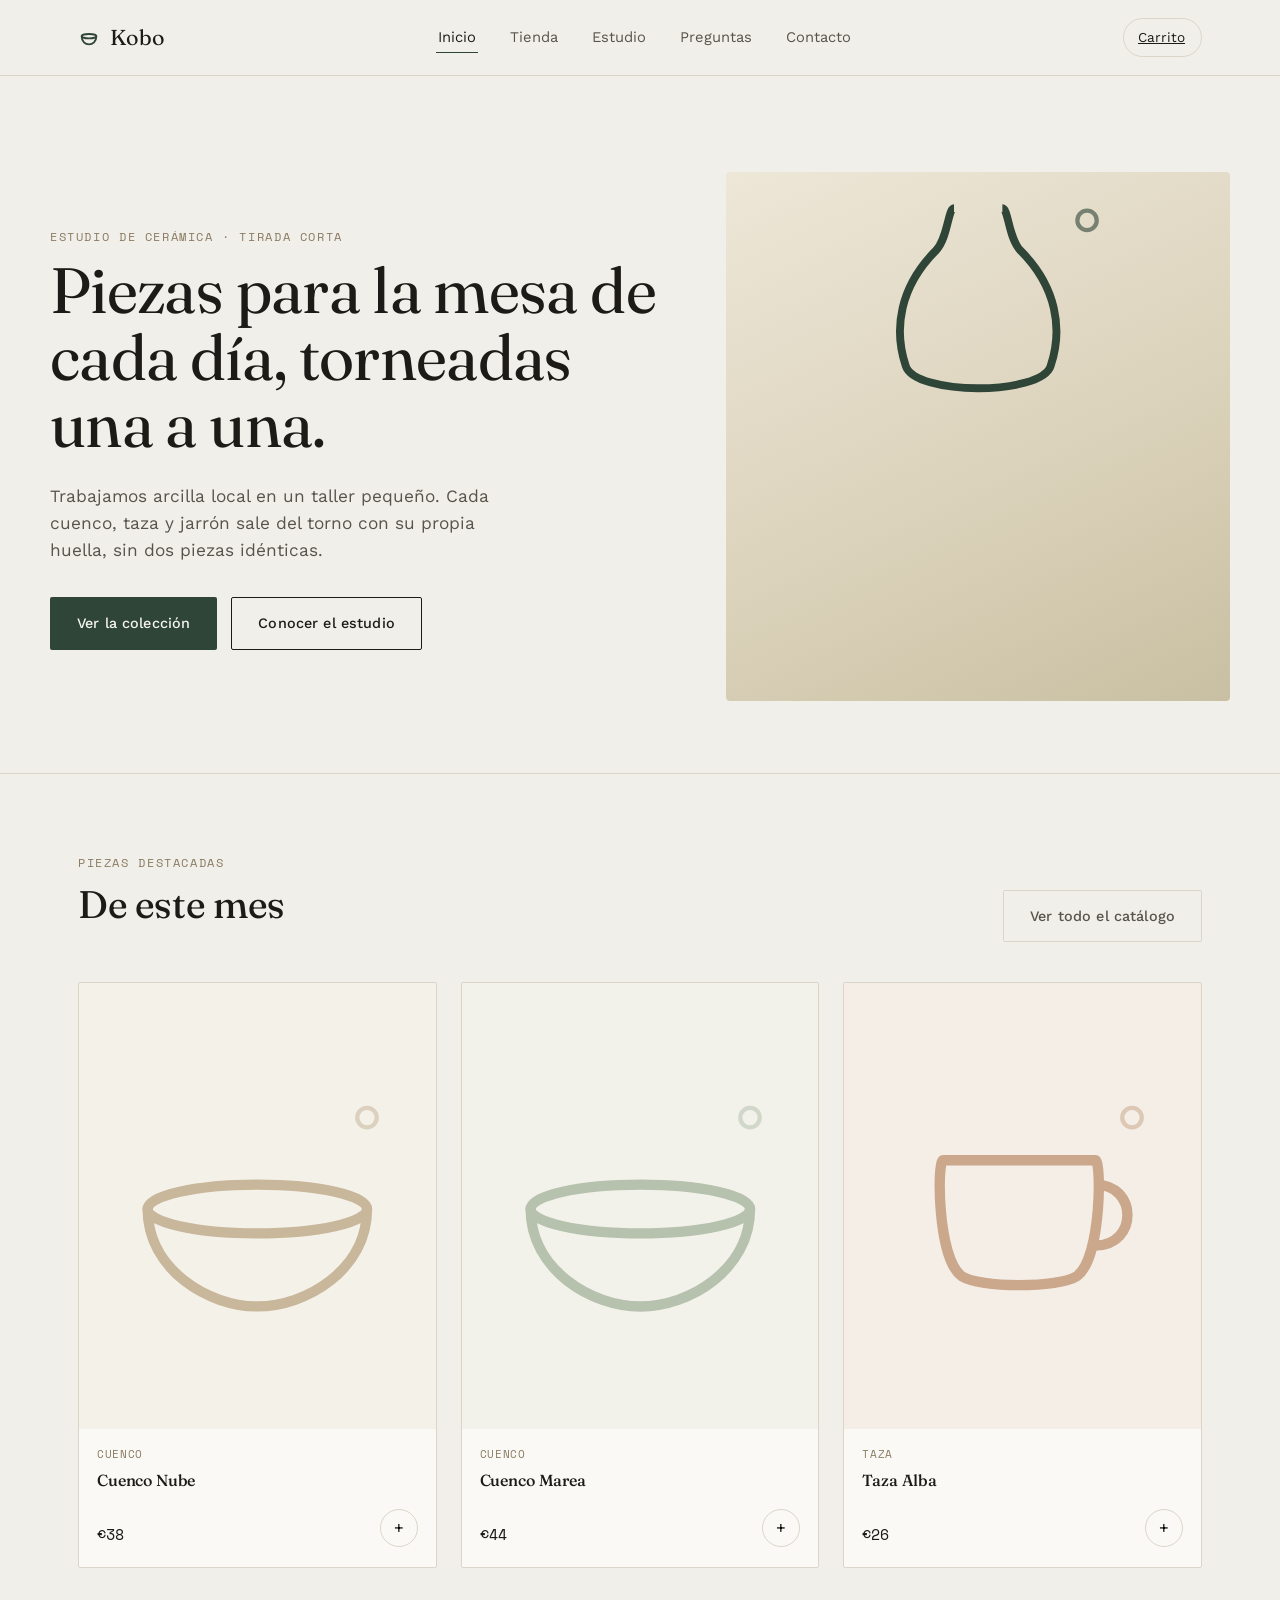
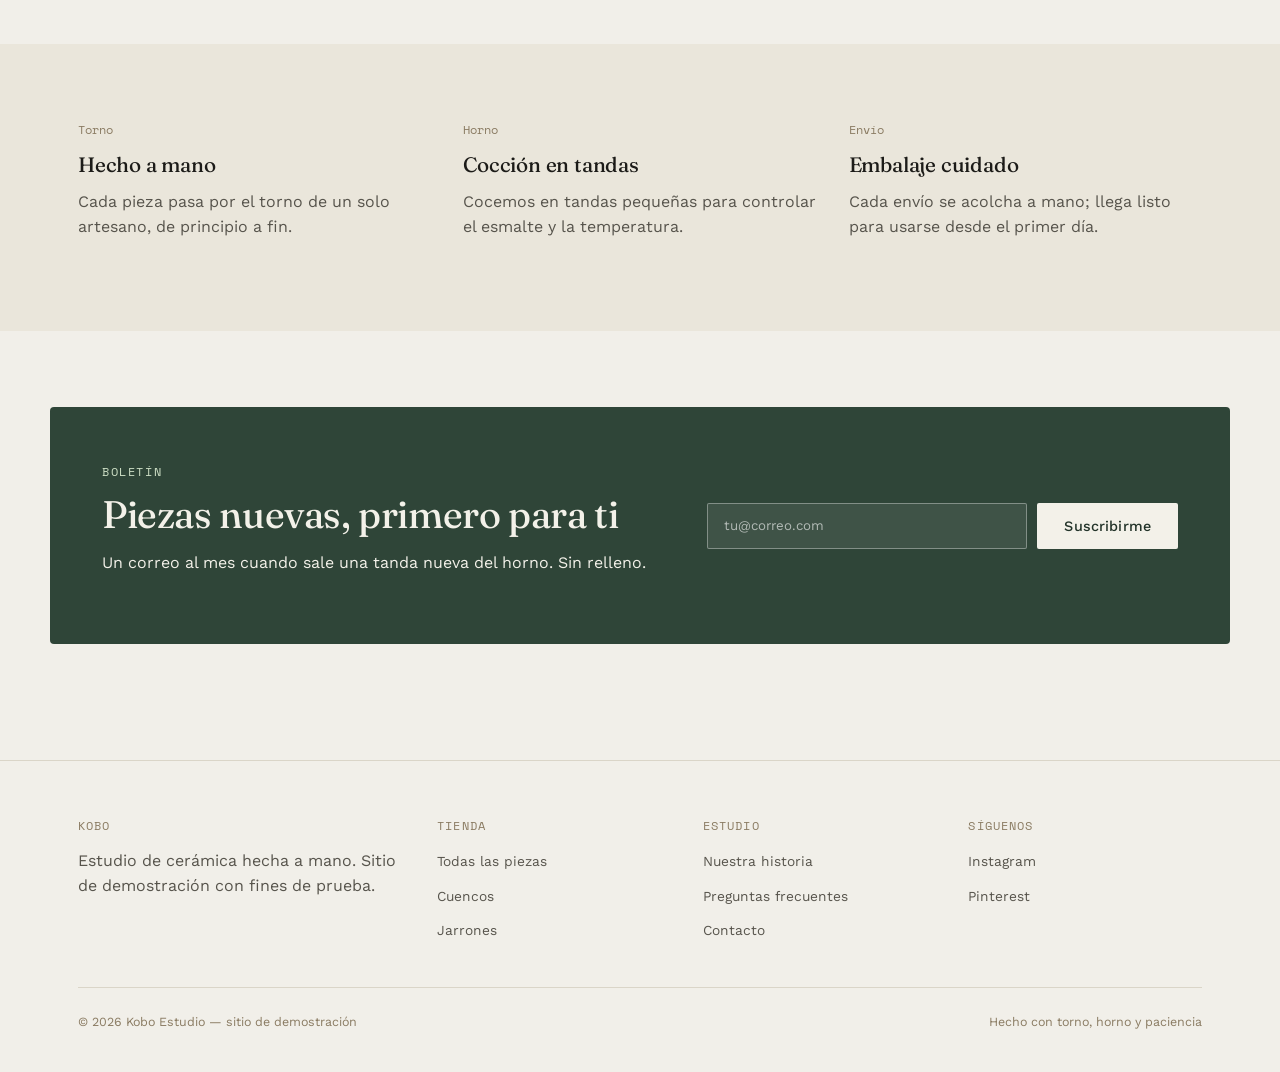
<file: index.html>
<!DOCTYPE html>
<html lang="es">
<head>
  <script type="text/javascript">
  window._mfq = window._mfq || [];
  (function() {
    var mf = document.createElement("script");
    mf.type = "text/javascript"; mf.defer = true;
    mf.src = "//cdn.mouseflow.com/projects/c146298f-e76d-4274-8cca-6ef5e78554a1.js";
    document.getElementsByTagName("head")[0].appendChild(mf);
  })();
</script>
<meta charset="UTF-8">
<meta name="viewport" content="width=device-width, initial-scale=1.0">
<title>Kobo — Cerámica hecha a mano</title>
<meta name="description" content="Piezas de cerámica torneadas a mano, en tiradas pequeñas. Sitio de demostración.">
<link rel="stylesheet" href="assets/style.css">
</head>
<body>

<header class="site-header">
  <nav class="nav">
    <a href="index.html" class="brand">
      <svg class="mark" viewBox="0 0 24 24" fill="none" xmlns="http://www.w3.org/2000/svg"><path d="M4 10c0 6 4 9 8 9s8-3 8-9" stroke="#2F4538" stroke-width="2" stroke-linecap="round"/><ellipse cx="12" cy="10" rx="8" ry="2.4" stroke="#2F4538" stroke-width="2"/></svg>
      Kobo
    </a>
    <ul class="nav-links">
      <li><a href="index.html" aria-current="page">Inicio</a></li>
      <li><a href="shop.html">Tienda</a></li>
      <li><a href="about.html">Estudio</a></li>
      <li><a href="faq.html">Preguntas</a></li>
      <li><a href="contact.html">Contacto</a></li>
    </ul>
    <div class="nav-actions">
      <a class="cart-btn" href="cart.html">
        Carrito <span class="cart-count" data-cart-count>0</span>
      </a>
      <button class="nav-toggle" aria-label="Abrir menú" aria-expanded="false">
        <span></span><span></span><span></span>
      </button>
    </div>
  </nav>
</header>

<main>
  <section class="wrap hero">
    <div class="hero-copy">
      <span class="eyebrow">Estudio de cerámica · Tirada corta</span>
      <h1>Piezas para la mesa de cada día, torneadas una a una.</h1>
      <p class="lede">Trabajamos arcilla local en un taller pequeño. Cada cuenco, taza y jarrón sale del torno con su propia huella, sin dos piezas idénticas.</p>
      <div class="hero-actions">
        <a href="shop.html" class="btn btn-primary">Ver la colección</a>
        <a href="about.html" class="btn btn-outline">Conocer el estudio</a>
      </div>
    </div>
    <div class="hero-figure">
      <svg viewBox="0 0 100 90" xmlns="http://www.w3.org/2000/svg" style="width:60%;margin:auto;">
        <path d="M42 12 C40 12 40 22 36 26 C24 38 22 52 26 64 C29 74 71 74 74 64 C78 52 76 38 64 26 C60 22 60 12 58 12" fill="none" stroke="#2F4538" stroke-width="2.6" stroke-linejoin="round"/>
        <circle cx="86" cy="16" r="3.2" fill="none" stroke="#2F4538" stroke-width="1.4" opacity="0.6"/>
      </svg>
    </div>
  </section>

  <hr class="hairline">

  <section class="section">
    <div class="wrap section-head">
      <div>
        <span class="eyebrow">Piezas destacadas</span>
        <h2>De este mes</h2>
      </div>
      <a href="shop.html" class="btn btn-ghost">Ver todo el catálogo</a>
    </div>
    <div class="wrap product-grid" id="featured-grid"></div>
  </section>

  <section class="section section-alt">
    <div class="wrap">
      <div class="values-grid">
        <div class="value-item">
          <span class="num">Torno</span>
          <h3>Hecho a mano</h3>
          <p>Cada pieza pasa por el torno de un solo artesano, de principio a fin.</p>
        </div>
        <div class="value-item">
          <span class="num">Horno</span>
          <h3>Cocción en tandas</h3>
          <p>Cocemos en tandas pequeñas para controlar el esmalte y la temperatura.</p>
        </div>
        <div class="value-item">
          <span class="num">Envío</span>
          <h3>Embalaje cuidado</h3>
          <p>Cada envío se acolcha a mano; llega listo para usarse desde el primer día.</p>
        </div>
      </div>
    </div>
  </section>

  <section class="section">
    <div class="wrap newsletter">
      <div>
        <span class="eyebrow" style="color:#CFE0C6;">Boletín</span>
        <h2>Piezas nuevas, primero para ti</h2>
        <p>Un correo al mes cuando sale una tanda nueva del horno. Sin relleno.</p>
      </div>
      <form id="newsletter-form" novalidate>
        <input type="email" name="email" placeholder="tu@correo.com" required aria-label="Correo electrónico">
        <button type="submit" class="btn btn-primary">Suscribirme</button>
      </form>
    </div>
  </section>
</main>

<footer class="site-footer">
  <div class="wrap">
    <div class="footer-grid">
      <div>
        <h4>Kobo</h4>
        <p style="max-width:32ch;">Estudio de cerámica hecha a mano. Sitio de demostración con fines de prueba.</p>
      </div>
      <div>
        <h4>Tienda</h4>
        <ul>
          <li><a href="shop.html">Todas las piezas</a></li>
          <li><a href="shop.html#bowls">Cuencos</a></li>
          <li><a href="shop.html#vases">Jarrones</a></li>
        </ul>
      </div>
      <div>
        <h4>Estudio</h4>
        <ul>
          <li><a href="about.html">Nuestra historia</a></li>
          <li><a href="faq.html">Preguntas frecuentes</a></li>
          <li><a href="contact.html">Contacto</a></li>
        </ul>
      </div>
      <div>
        <h4>Síguenos</h4>
        <ul>
          <li><a href="#">Instagram</a></li>
          <li><a href="#">Pinterest</a></li>
        </ul>
      </div>
    </div>
    <hr class="hairline" style="margin-bottom:24px;">
    <div class="footer-bottom">
      <span>© 2026 Kobo Estudio — sitio de demostración</span>
      <span>Hecho con torno, horno y paciencia</span>
    </div>
  </div>
</footer>

<script src="assets/main.js"></script>
<script>
  function renderFeatured(){
    const grid = document.getElementById("featured-grid");
    const featured = PRODUCTS.slice(0, 3);
    grid.innerHTML = featured.map(p => `
      <article class="card">
        <a class="card-media" href="product.html?id=${p.id}" style="background:${p.tone}22;">
          ${potteryShape(p.shape, p.tone)}
        </a>
        <div class="card-body">
          <span class="card-cat">${labelCat(p.cat)}</span>
          <a href="product.html?id=${p.id}"><h3 class="card-title">${p.name}</h3></a>
          <div class="card-foot">
            <span class="card-price mono">€${p.price}</span>
            <button class="btn-icon" title="Añadir al carrito" data-add-to-cart="${p.id}">+</button>
          </div>
        </div>
      </article>
    `).join("");
    document.querySelectorAll("[data-add-to-cart]").forEach(btn => {
      btn.addEventListener("click", () => addToCart(btn.getAttribute("data-add-to-cart")));
    });
  }
  function labelCat(cat){
    return { bowls: "Cuenco", cups: "Taza", vases: "Jarrón", plates: "Plato" }[cat] || cat;
  }
  renderFeatured();
  initDemoForm(document.getElementById("newsletter-form"), "Gracias, te avisaremos de la próxima tanda.");
</script>
</body>
</html>
</file>
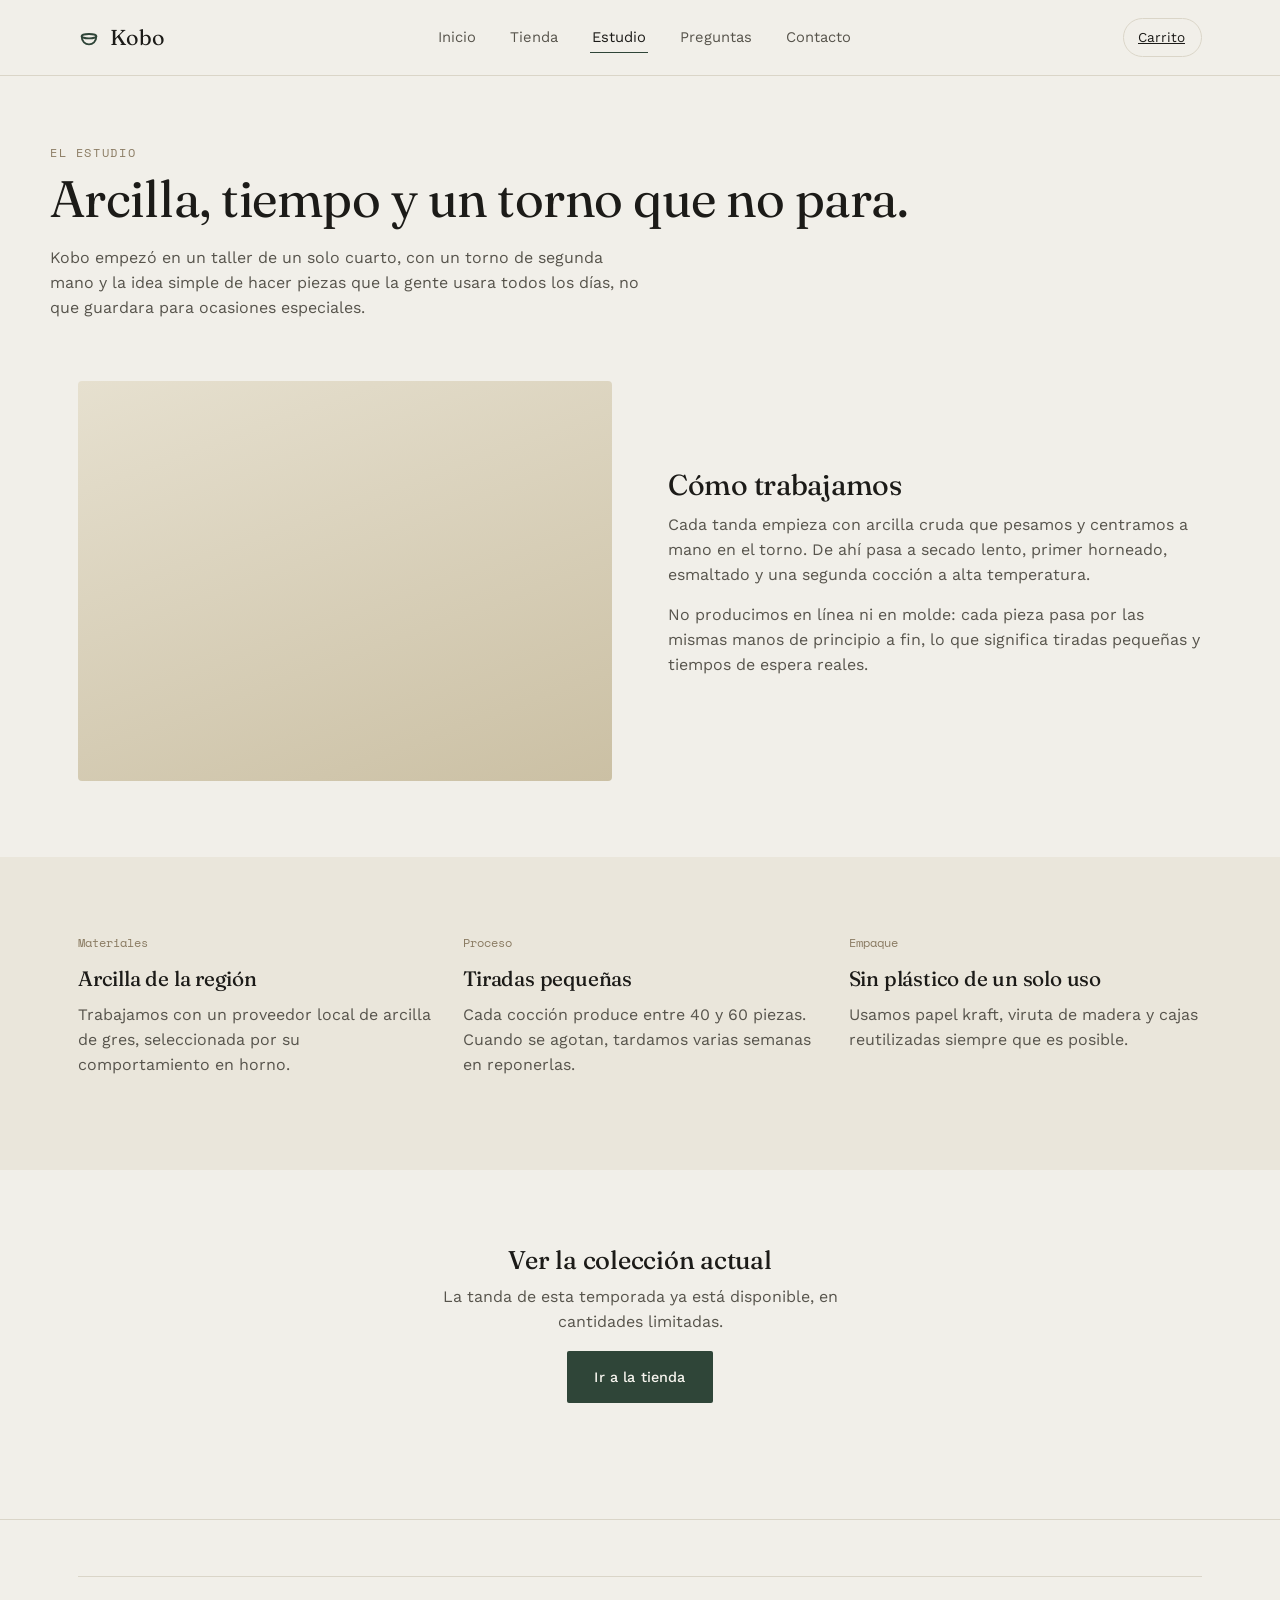
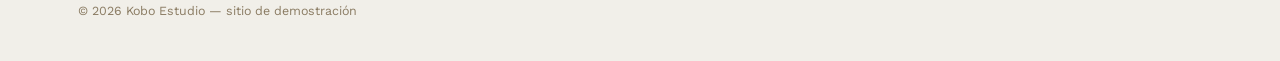
<file: about.html>
<!DOCTYPE html>
<html lang="es">
<head>
  <script type="text/javascript">
  window._mfq = window._mfq || [];
  (function() {
    var mf = document.createElement("script");
    mf.type = "text/javascript"; mf.defer = true;
    mf.src = "//cdn.mouseflow.com/projects/c146298f-e76d-4274-8cca-6ef5e78554a1.js";
    document.getElementsByTagName("head")[0].appendChild(mf);
  })();
</script>
<meta charset="UTF-8">
<meta name="viewport" content="width=device-width, initial-scale=1.0">
<title>El estudio — Kobo</title>
<link rel="stylesheet" href="assets/style.css">
</head>
<body>

<header class="site-header">
  <nav class="nav">
    <a href="index.html" class="brand">
      <svg class="mark" viewBox="0 0 24 24" fill="none" xmlns="http://www.w3.org/2000/svg"><path d="M4 10c0 6 4 9 8 9s8-3 8-9" stroke="#2F4538" stroke-width="2" stroke-linecap="round"/><ellipse cx="12" cy="10" rx="8" ry="2.4" stroke="#2F4538" stroke-width="2"/></svg>
      Kobo
    </a>
    <ul class="nav-links">
      <li><a href="index.html">Inicio</a></li>
      <li><a href="shop.html">Tienda</a></li>
      <li><a href="about.html" aria-current="page">Estudio</a></li>
      <li><a href="faq.html">Preguntas</a></li>
      <li><a href="contact.html">Contacto</a></li>
    </ul>
    <div class="nav-actions">
      <a class="cart-btn" href="cart.html">
        Carrito <span class="cart-count" data-cart-count>0</span>
      </a>
      <button class="nav-toggle" aria-label="Abrir menú" aria-expanded="false">
        <span></span><span></span><span></span>
      </button>
    </div>
  </nav>
</header>

<main>
  <div class="wrap page-head">
    <span class="eyebrow">El estudio</span>
    <h1 style="font-size:clamp(2rem,4vw,3.2rem);">Arcilla, tiempo y un torno que no para.</h1>
    <p class="lede" style="max-width:60ch;">Kobo empezó en un taller de un solo cuarto, con un torno de segunda mano y la idea simple de hacer piezas que la gente usara todos los días, no que guardara para ocasiones especiales.</p>
  </div>

  <section class="section" style="padding-top:24px;">
    <div class="wrap split">
      <div class="figure"></div>
      <div>
        <h2 style="font-size:1.8rem;">Cómo trabajamos</h2>
        <p>Cada tanda empieza con arcilla cruda que pesamos y centramos a mano en el torno. De ahí pasa a secado lento, primer horneado, esmaltado y una segunda cocción a alta temperatura.</p>
        <p>No producimos en línea ni en molde: cada pieza pasa por las mismas manos de principio a fin, lo que significa tiradas pequeñas y tiempos de espera reales.</p>
      </div>
    </div>
  </section>

  <section class="section section-alt">
    <div class="wrap">
      <div class="values-grid">
        <div class="value-item">
          <span class="num">Materiales</span>
          <h3>Arcilla de la región</h3>
          <p>Trabajamos con un proveedor local de arcilla de gres, seleccionada por su comportamiento en horno.</p>
        </div>
        <div class="value-item">
          <span class="num">Proceso</span>
          <h3>Tiradas pequeñas</h3>
          <p>Cada cocción produce entre 40 y 60 piezas. Cuando se agotan, tardamos varias semanas en reponerlas.</p>
        </div>
        <div class="value-item">
          <span class="num">Empaque</span>
          <h3>Sin plástico de un solo uso</h3>
          <p>Usamos papel kraft, viruta de madera y cajas reutilizadas siempre que es posible.</p>
        </div>
      </div>
    </div>
  </section>

  <section class="section center">
    <div class="wrap" style="max-width:480px;">
      <h2 style="font-size:1.6rem;">Ver la colección actual</h2>
      <p>La tanda de esta temporada ya está disponible, en cantidades limitadas.</p>
      <a href="shop.html" class="btn btn-primary">Ir a la tienda</a>
    </div>
  </section>
</main>

<footer class="site-footer">
  <div class="wrap">
    <hr class="hairline" style="margin-bottom:24px;">
    <div class="footer-bottom">
      <span>© 2026 Kobo Estudio — sitio de demostración</span>
    </div>
  </div>
</footer>

<script src="assets/main.js"></script>
</body>
</html>
</file>
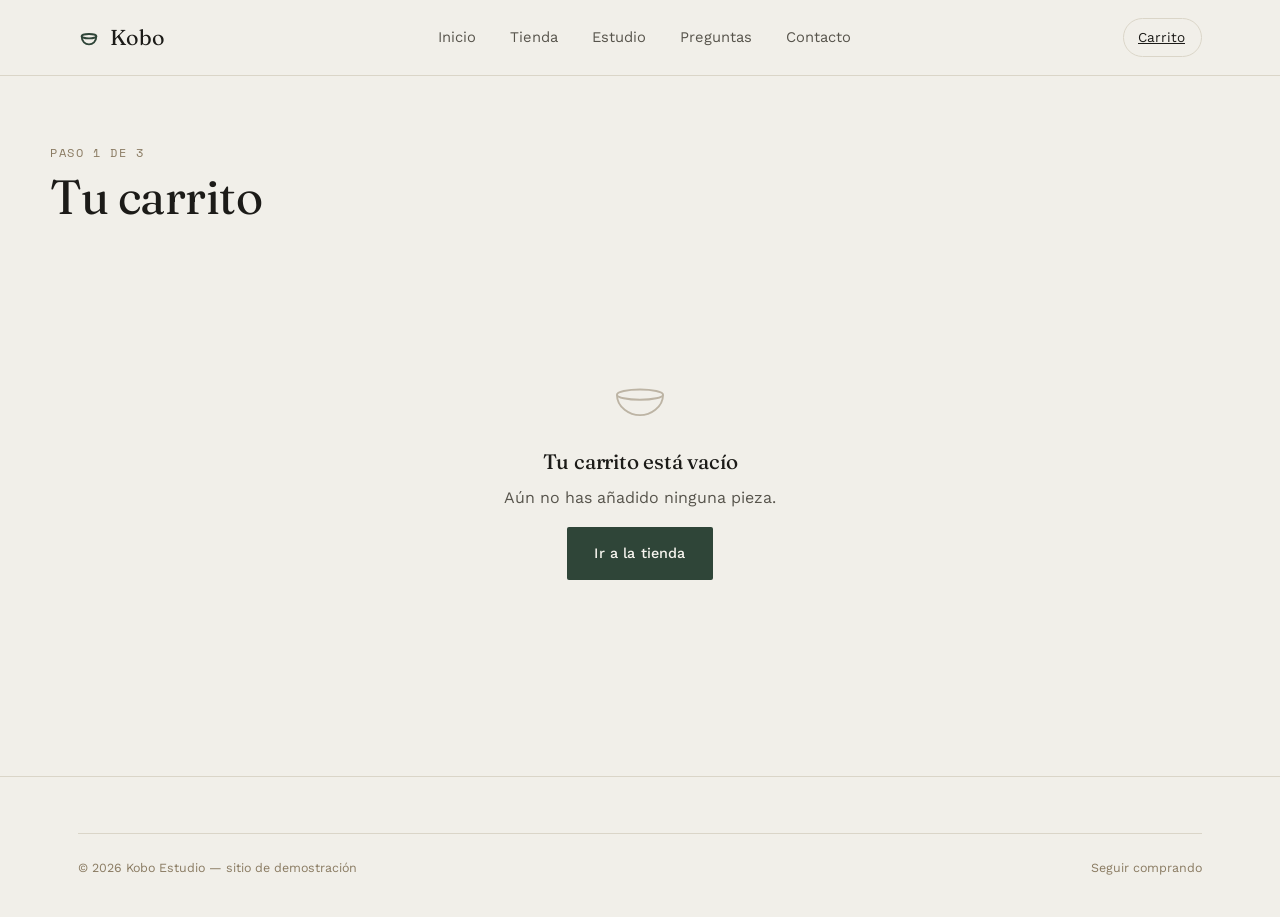
<file: cart.html>
<!DOCTYPE html>
<html lang="es">
<head>
  <script type="text/javascript">
  window._mfq = window._mfq || [];
  (function() {
    var mf = document.createElement("script");
    mf.type = "text/javascript"; mf.defer = true;
    mf.src = "//cdn.mouseflow.com/projects/c146298f-e76d-4274-8cca-6ef5e78554a1.js";
    document.getElementsByTagName("head")[0].appendChild(mf);
  })();
</script>
<meta charset="UTF-8">
<meta name="viewport" content="width=device-width, initial-scale=1.0">
<title>Carrito — Kobo</title>
<link rel="stylesheet" href="assets/style.css">
</head>
<body>

<header class="site-header">
  <nav class="nav">
    <a href="index.html" class="brand">
      <svg class="mark" viewBox="0 0 24 24" fill="none" xmlns="http://www.w3.org/2000/svg"><path d="M4 10c0 6 4 9 8 9s8-3 8-9" stroke="#2F4538" stroke-width="2" stroke-linecap="round"/><ellipse cx="12" cy="10" rx="8" ry="2.4" stroke="#2F4538" stroke-width="2"/></svg>
      Kobo
    </a>
    <ul class="nav-links">
      <li><a href="index.html">Inicio</a></li>
      <li><a href="shop.html">Tienda</a></li>
      <li><a href="about.html">Estudio</a></li>
      <li><a href="faq.html">Preguntas</a></li>
      <li><a href="contact.html">Contacto</a></li>
    </ul>
    <div class="nav-actions">
      <a class="cart-btn" href="cart.html">
        Carrito <span class="cart-count" data-cart-count>0</span>
      </a>
      <button class="nav-toggle" aria-label="Abrir menú" aria-expanded="false">
        <span></span><span></span><span></span>
      </button>
    </div>
  </nav>
</header>

<main>
  <div class="wrap page-head">
    <span class="eyebrow">Paso 1 de 3</span>
    <h1 style="font-size:clamp(2rem,4vw,3rem);">Tu carrito</h1>
  </div>

  <section class="section" style="padding-top:20px;">
    <div class="wrap" id="cart-root" style="display:grid;grid-template-columns:1.6fr 1fr;gap:48px;align-items:flex-start;">
      <!-- se rellena por JS -->
    </div>
  </section>
</main>

<footer class="site-footer">
  <div class="wrap">
    <hr class="hairline" style="margin-bottom:24px;">
    <div class="footer-bottom">
      <span>© 2026 Kobo Estudio — sitio de demostración</span>
      <a href="shop.html" style="text-decoration:none;">Seguir comprando</a>
    </div>
  </div>
</footer>

<style>
  @media (max-width:860px){ #cart-root{ grid-template-columns:1fr !important; } }
</style>

<script src="assets/main.js"></script>
<script>
  function renderCart(){
    const root = document.getElementById("cart-root");
    const lines = cartLinesWithData();

    if(lines.length === 0){
      root.style.gridTemplateColumns = "1fr";
      root.innerHTML = `
        <div class="empty-state">
          <svg class="glyph" viewBox="0 0 100 90" xmlns="http://www.w3.org/2000/svg">
            <path d="M14 46 C14 66 34 78 50 78 C66 78 86 66 86 46" fill="none" stroke="#8A7B62" stroke-width="3"/>
            <ellipse cx="50" cy="46" rx="36" ry="8" fill="none" stroke="#8A7B62" stroke-width="3"/>
          </svg>
          <h3>Tu carrito está vacío</h3>
          <p>Aún no has añadido ninguna pieza.</p>
          <a href="shop.html" class="btn btn-primary">Ir a la tienda</a>
        </div>`;
      return;
    }

    const subtotal = cartSubtotal();
    const shipping = subtotal > 60 ? 0 : 6;
    const total = subtotal + shipping;

    root.style.gridTemplateColumns = "1.6fr 1fr";
    root.innerHTML = `
      <div>
        <table class="cart-table">
          <thead>
            <tr><th>Pieza</th><th>Cantidad</th><th>Precio</th><th></th></tr>
          </thead>
          <tbody id="cart-rows">
            ${lines.map(l => `
              <tr data-line="${l.id}">
                <td>
                  <div class="cart-line">
                    <div class="cart-thumb">${potteryShape(l.product.shape, l.product.tone)}</div>
                    <div>
                      <div style="font-weight:500;">${l.product.name}</div>
                      <div class="card-cat">${l.product.cat}</div>
                    </div>
                  </div>
                </td>
                <td>
                  <div class="qty-stepper" data-line-qty="${l.id}">
                    <button type="button" data-qty="dec">−</button>
                    <span>${l.qty}</span>
                    <button type="button" data-qty="inc">+</button>
                  </div>
                </td>
                <td class="mono">€${l.product.price * l.qty}</td>
                <td><button class="remove-link" data-remove="${l.id}">Quitar</button></td>
              </tr>
            `).join("")}
          </tbody>
        </table>
      </div>
      <div class="summary-card">
        <h3 style="margin-bottom:18px;">Resumen</h3>
        <div class="promo-row">
          <input type="text" placeholder="Código de descuento" id="promo-input">
          <button class="btn btn-ghost btn-sm" id="promo-btn">Aplicar</button>
        </div>
        <div class="summary-row"><span>Subtotal</span><span class="mono">€${subtotal}</span></div>
        <div class="summary-row"><span>Envío</span><span class="mono">${shipping === 0 ? "Gratis" : "€" + shipping}</span></div>
        <div class="summary-row total"><span>Total</span><span class="mono">€${total}</span></div>
        <a href="checkout.html" class="btn btn-primary btn-block" style="margin-top:20px;">Ir a pagar</a>
        <a href="shop.html" class="btn btn-ghost btn-block" style="margin-top:10px;">Seguir comprando</a>
      </div>
    `;

    document.querySelectorAll("[data-line-qty]").forEach(stepper => {
      const id = stepper.getAttribute("data-line-qty");
      stepper.addEventListener("click", (e) => {
        const action = e.target.getAttribute("data-qty");
        if(!action) return;
        const line = getCart().find(l => l.id === id);
        const current = line ? line.qty : 1;
        setQty(id, action === "inc" ? current + 1 : current - 1);
        renderCart();
      });
    });
    document.querySelectorAll("[data-remove]").forEach(btn => {
      btn.addEventListener("click", () => {
        removeFromCart(btn.getAttribute("data-remove"));
        renderCart();
      });
    });
    document.getElementById("promo-btn").addEventListener("click", () => {
      showToast("Código no válido (demostración)");
    });
  }

  renderCart();
</script>
</body>
</html>
</file>
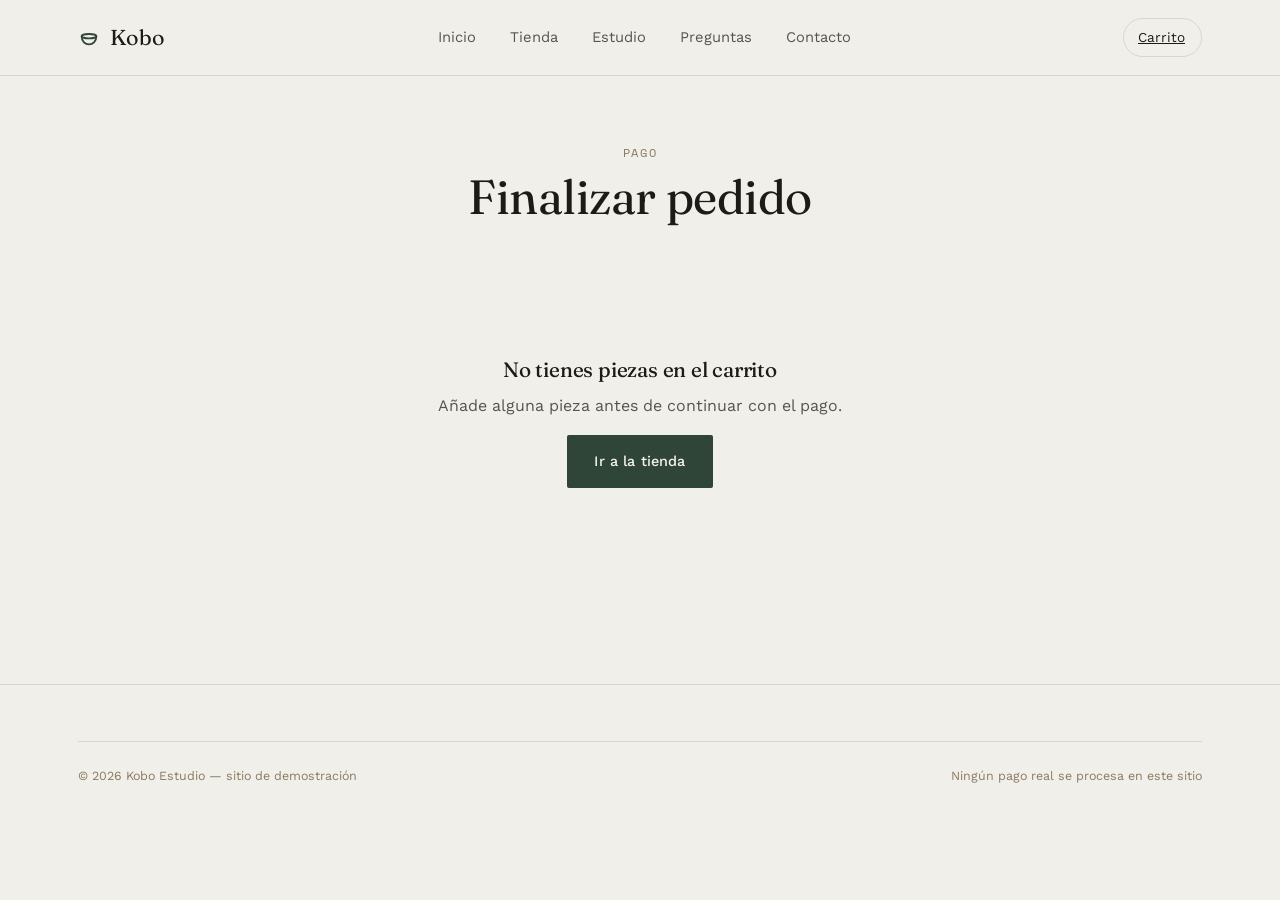
<file: checkout.html>
<!DOCTYPE html>
<html lang="es">
<head>
  <script type="text/javascript">
  window._mfq = window._mfq || [];
  (function() {
    var mf = document.createElement("script");
    mf.type = "text/javascript"; mf.defer = true;
    mf.src = "//cdn.mouseflow.com/projects/c146298f-e76d-4274-8cca-6ef5e78554a1.js";
    document.getElementsByTagName("head")[0].appendChild(mf);
  })();
</script>
<meta charset="UTF-8">
<meta name="viewport" content="width=device-width, initial-scale=1.0">
<title>Pago — Kobo</title>
<link rel="stylesheet" href="assets/style.css">
</head>
<body>

<header class="site-header">
  <nav class="nav">
    <a href="index.html" class="brand">
      <svg class="mark" viewBox="0 0 24 24" fill="none" xmlns="http://www.w3.org/2000/svg"><path d="M4 10c0 6 4 9 8 9s8-3 8-9" stroke="#2F4538" stroke-width="2" stroke-linecap="round"/><ellipse cx="12" cy="10" rx="8" ry="2.4" stroke="#2F4538" stroke-width="2"/></svg>
      Kobo
    </a>
    <ul class="nav-links">
      <li><a href="index.html">Inicio</a></li>
      <li><a href="shop.html">Tienda</a></li>
      <li><a href="about.html">Estudio</a></li>
      <li><a href="faq.html">Preguntas</a></li>
      <li><a href="contact.html">Contacto</a></li>
    </ul>
    <div class="nav-actions">
      <a class="cart-btn" href="cart.html">
        Carrito <span class="cart-count" data-cart-count>0</span>
      </a>
      <button class="nav-toggle" aria-label="Abrir menú" aria-expanded="false">
        <span></span><span></span><span></span>
      </button>
    </div>
  </nav>
</header>

<main>
  <div class="wrap page-head center">
    <span class="eyebrow">Pago</span>
    <h1 style="font-size:clamp(2rem,4vw,3rem);">Finalizar pedido</h1>
  </div>

  <section class="section" style="padding-top:12px;">
    <div class="wrap" style="max-width:640px;">

      <div class="steps">
        <div class="step active" data-step-indicator="1"><span class="step-mark">1</span> Envío</div>
        <div class="step-sep"></div>
        <div class="step" data-step-indicator="2"><span class="step-mark">2</span> Pago</div>
        <div class="step-sep"></div>
        <div class="step" data-step-indicator="3"><span class="step-mark">3</span> Revisar</div>
      </div>

      <div id="checkout-empty" class="empty-state" style="display:none;">
        <h3>No tienes piezas en el carrito</h3>
        <p>Añade alguna pieza antes de continuar con el pago.</p>
        <a href="shop.html" class="btn btn-primary">Ir a la tienda</a>
      </div>

      <form id="checkout-form" novalidate>

        <!-- Paso 1: Envío -->
        <div class="checkout-step active" data-step="1">
          <div class="form-card">
            <h3 style="margin-bottom:22px;">Dirección de envío</h3>
            <div class="row-2">
              <div class="field">
                <label for="first-name">Nombre</label>
                <input type="text" id="first-name" name="first-name" required>
                <div class="error-msg">Introduce tu nombre.</div>
              </div>
              <div class="field">
                <label for="last-name">Apellidos</label>
                <input type="text" id="last-name" name="last-name" required>
                <div class="error-msg">Introduce tus apellidos.</div>
              </div>
            </div>
            <div class="field">
              <label for="address">Dirección</label>
              <input type="text" id="address" name="address" required>
              <div class="error-msg">Introduce tu dirección.</div>
            </div>
            <div class="row-2">
              <div class="field">
                <label for="city">Ciudad</label>
                <input type="text" id="city" name="city" required>
                <div class="error-msg">Introduce tu ciudad.</div>
              </div>
              <div class="field">
                <label for="zip">Código postal</label>
                <input type="text" id="zip" name="zip" required>
                <div class="error-msg">Introduce un código postal válido.</div>
              </div>
            </div>
            <div class="row-2">
              <div class="field">
                <label for="country">País</label>
                <select id="country" name="country" required>
                  <option value="">Selecciona un país</option>
                  <option value="mx">México</option>
                  <option value="es">España</option>
                  <option value="ar">Argentina</option>
                  <option value="co">Colombia</option>
                  <option value="cl">Chile</option>
                  <option value="other">Otro</option>
                </select>
                <div class="error-msg">Selecciona un país.</div>
              </div>
              <div class="field">
                <label for="phone">Teléfono</label>
                <input type="tel" id="phone" name="phone" required>
                <div class="error-msg">Introduce un teléfono de contacto.</div>
              </div>
            </div>
            <button type="button" class="btn btn-primary btn-block" data-next="2">Continuar a pago</button>
          </div>
        </div>

        <!-- Paso 2: Pago -->
        <div class="checkout-step" data-step="2">
          <div class="form-card">
            <h3 style="margin-bottom:6px;">Datos de pago</h3>
            <p style="margin-bottom:22px;">Datos ficticios — esta es una demostración, no se procesa ningún pago real.</p>
            <div class="field">
              <label for="card-name">Nombre en la tarjeta</label>
              <input type="text" id="card-name" name="card-name" required>
              <div class="error-msg">Introduce el nombre en la tarjeta.</div>
            </div>
            <div class="field">
              <label for="card-number">Número de tarjeta</label>
              <input type="text" id="card-number" name="card-number" inputmode="numeric" placeholder="0000 0000 0000 0000" required>
              <div class="error-msg">Introduce un número de tarjeta.</div>
            </div>
            <div class="row-2">
              <div class="field">
                <label for="card-exp">Vencimiento</label>
                <input type="text" id="card-exp" name="card-exp" placeholder="MM/AA" required>
                <div class="error-msg">Introduce la fecha de vencimiento.</div>
              </div>
              <div class="field">
                <label for="card-cvc">CVC</label>
                <input type="text" id="card-cvc" name="card-cvc" inputmode="numeric" required>
                <div class="error-msg">Introduce el código de seguridad.</div>
              </div>
            </div>
            <div class="check-row" style="margin-bottom:8px;">
              <input type="checkbox" id="same-billing" checked>
              <label for="same-billing">La dirección de facturación es la misma que la de envío</label>
            </div>
            <div style="display:flex;gap:12px;margin-top:22px;">
              <button type="button" class="btn btn-ghost" data-prev="1" style="flex:1;">Volver</button>
              <button type="button" class="btn btn-primary" data-next="3" style="flex:2;">Revisar pedido</button>
            </div>
          </div>
        </div>

        <!-- Paso 3: Revisión -->
        <div class="checkout-step" data-step="3">
          <div class="form-card">
            <h3 style="margin-bottom:18px;">Revisa tu pedido</h3>
            <div id="review-lines"></div>
            <hr class="hairline" style="margin:18px 0;">
            <div class="summary-row"><span>Subtotal</span><span class="mono" id="review-subtotal">€0</span></div>
            <div class="summary-row"><span>Envío</span><span class="mono" id="review-shipping">€0</span></div>
            <div class="summary-row total"><span>Total</span><span class="mono" id="review-total">€0</span></div>

            <div class="check-row" style="margin:20px 0;">
              <input type="checkbox" id="accept-terms" required>
              <label for="accept-terms">Acepto los términos de esta tienda de demostración (no es una compra real)</label>
            </div>

            <div style="display:flex;gap:12px;">
              <button type="button" class="btn btn-ghost" data-prev="2" style="flex:1;">Volver</button>
              <button type="submit" class="btn btn-primary" style="flex:2;">Confirmar pedido</button>
            </div>
          </div>
        </div>

      </form>
    </div>
  </section>
</main>

<footer class="site-footer">
  <div class="wrap">
    <hr class="hairline" style="margin-bottom:24px;">
    <div class="footer-bottom">
      <span>© 2026 Kobo Estudio — sitio de demostración</span>
      <span>Ningún pago real se procesa en este sitio</span>
    </div>
  </div>
</footer>

<script src="assets/main.js"></script>
<script>
  const form = document.getElementById("checkout-form");
  let step = 1;

  function goToStep(n){
    step = n;
    document.querySelectorAll(".checkout-step").forEach(s => {
      s.classList.toggle("active", Number(s.getAttribute("data-step")) === n);
    });
    document.querySelectorAll("[data-step-indicator]").forEach(el => {
      const n2 = Number(el.getAttribute("data-step-indicator"));
      el.classList.toggle("active", n2 === n);
      el.classList.toggle("done", n2 < n);
    });
    window.scrollTo({ top: 0, behavior: "smooth" });
    if(n === 3) renderReview();
  }

  function validateStep(stepEl){
    let ok = true;
    stepEl.querySelectorAll(".field").forEach(f => { if(!validateField(f)) ok = false; });
    return ok;
  }

  document.querySelectorAll("[data-next]").forEach(btn => {
    btn.addEventListener("click", () => {
      const currentStepEl = document.querySelector(`.checkout-step[data-step="${step}"]`);
      if(validateStep(currentStepEl)){
        goToStep(Number(btn.getAttribute("data-next")));
      }
    });
  });
  document.querySelectorAll("[data-prev]").forEach(btn => {
    btn.addEventListener("click", () => goToStep(Number(btn.getAttribute("data-prev"))));
  });

  function renderReview(){
    const lines = cartLinesWithData();
    document.getElementById("review-lines").innerHTML = lines.map(l => `
      <div class="summary-row"><span>${l.product.name} × ${l.qty}</span><span class="mono">€${l.product.price * l.qty}</span></div>
    `).join("");
    const subtotal = cartSubtotal();
    const shipping = subtotal > 60 ? 0 : 6;
    document.getElementById("review-subtotal").textContent = "€" + subtotal;
    document.getElementById("review-shipping").textContent = shipping === 0 ? "Gratis" : "€" + shipping;
    document.getElementById("review-total").textContent = "€" + (subtotal + shipping);
  }

  form.addEventListener("submit", (e) => {
    e.preventDefault();
    const termsBox = document.getElementById("accept-terms");
    if(!termsBox.checked){
      showToast("Acepta los términos para continuar");
      return;
    }
    const orderId = "KB-" + Math.floor(100000 + Math.random() * 900000);
    localStorage.setItem("kobo_last_order", orderId);
    localStorage.removeItem(CART_KEY);
    window.location.href = "thank-you.html";
  });

  if(cartLinesWithData().length === 0){
    document.getElementById("checkout-empty").style.display = "block";
    document.getElementById("checkout-form").style.display = "none";
    document.querySelector(".steps").style.display = "none";
  }
</script>
</body>
</html>
</file>
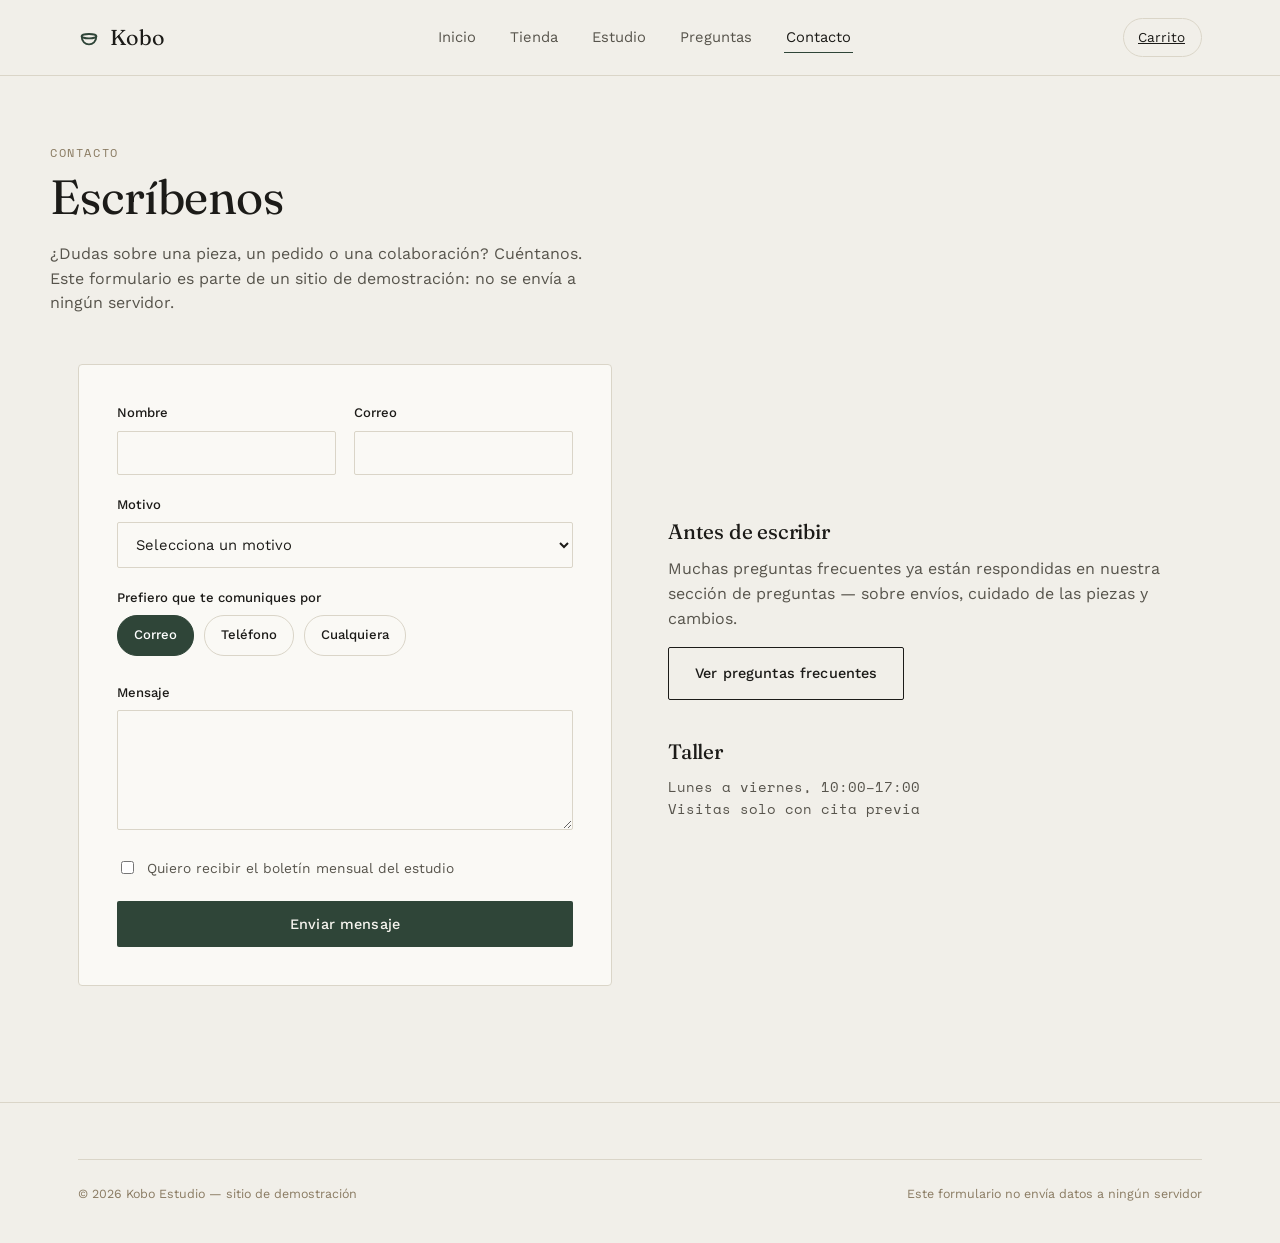
<file: contact.html>
<!DOCTYPE html>
<html lang="es">
<head>
  <script type="text/javascript">
  window._mfq = window._mfq || [];
  (function() {
    var mf = document.createElement("script");
    mf.type = "text/javascript"; mf.defer = true;
    mf.src = "//cdn.mouseflow.com/projects/c146298f-e76d-4274-8cca-6ef5e78554a1.js";
    document.getElementsByTagName("head")[0].appendChild(mf);
  })();
</script>
<meta charset="UTF-8">
<meta name="viewport" content="width=device-width, initial-scale=1.0">
<title>Contacto — Kobo</title>
<link rel="stylesheet" href="assets/style.css">
</head>
<body>

<header class="site-header">
  <nav class="nav">
    <a href="index.html" class="brand">
      <svg class="mark" viewBox="0 0 24 24" fill="none" xmlns="http://www.w3.org/2000/svg"><path d="M4 10c0 6 4 9 8 9s8-3 8-9" stroke="#2F4538" stroke-width="2" stroke-linecap="round"/><ellipse cx="12" cy="10" rx="8" ry="2.4" stroke="#2F4538" stroke-width="2"/></svg>
      Kobo
    </a>
    <ul class="nav-links">
      <li><a href="index.html">Inicio</a></li>
      <li><a href="shop.html">Tienda</a></li>
      <li><a href="about.html">Estudio</a></li>
      <li><a href="faq.html">Preguntas</a></li>
      <li><a href="contact.html" aria-current="page">Contacto</a></li>
    </ul>
    <div class="nav-actions">
      <a class="cart-btn" href="cart.html">
        Carrito <span class="cart-count" data-cart-count>0</span>
      </a>
      <button class="nav-toggle" aria-label="Abrir menú" aria-expanded="false">
        <span></span><span></span><span></span>
      </button>
    </div>
  </nav>
</header>

<main>
  <div class="wrap page-head">
    <span class="eyebrow">Contacto</span>
    <h1 style="font-size:clamp(2rem,4vw,3rem);">Escríbenos</h1>
    <p>¿Dudas sobre una pieza, un pedido o una colaboración? Cuéntanos. Este formulario es parte de un sitio de demostración: no se envía a ningún servidor.</p>
  </div>

  <section class="section" style="padding-top:12px;">
    <div class="wrap split">
      <div class="form-card">
        <form id="contact-form" novalidate>
          <div class="row-2">
            <div class="field">
              <label for="c-name">Nombre</label>
              <input type="text" id="c-name" name="name" required>
              <div class="error-msg">Introduce tu nombre.</div>
            </div>
            <div class="field">
              <label for="c-email">Correo</label>
              <input type="email" id="c-email" name="email" required>
              <div class="error-msg">Introduce un correo válido.</div>
            </div>
          </div>

          <div class="field">
            <label for="c-subject">Motivo</label>
            <select id="c-subject" name="subject" required>
              <option value="">Selecciona un motivo</option>
              <option value="order">Sobre un pedido</option>
              <option value="product">Pregunta sobre una pieza</option>
              <option value="wholesale">Venta al por mayor</option>
              <option value="other">Otro</option>
            </select>
            <div class="error-msg">Selecciona un motivo.</div>
          </div>

          <div class="field">
            <label>Prefiero que te comuniques por</label>
            <div class="choice-group">
              <label class="choice"><input type="radio" name="contact-method" value="email" checked>Correo</label>
              <label class="choice"><input type="radio" name="contact-method" value="phone">Teléfono</label>
              <label class="choice"><input type="radio" name="contact-method" value="either">Cualquiera</label>
            </div>
          </div>

          <div class="field">
            <label for="c-message">Mensaje</label>
            <textarea id="c-message" name="message" required></textarea>
            <div class="error-msg">Cuéntanos brevemente en qué podemos ayudarte.</div>
          </div>

          <div class="check-row" style="margin-bottom:22px;">
            <input type="checkbox" id="c-subscribe" name="subscribe">
            <label for="c-subscribe">Quiero recibir el boletín mensual del estudio</label>
          </div>

          <button type="submit" class="btn btn-primary btn-block">Enviar mensaje</button>
          <div class="form-status"></div>
        </form>
      </div>

      <div>
        <h3>Antes de escribir</h3>
        <p>Muchas preguntas frecuentes ya están respondidas en nuestra sección de preguntas — sobre envíos, cuidado de las piezas y cambios.</p>
        <a href="faq.html" class="btn btn-outline" style="margin-bottom:36px;">Ver preguntas frecuentes</a>

        <h3>Taller</h3>
        <p class="mono" style="font-size:0.88rem;">Lunes a viernes, 10:00–17:00<br>Visitas solo con cita previa</p>
      </div>
    </div>
  </section>
</main>

<footer class="site-footer">
  <div class="wrap">
    <hr class="hairline" style="margin-bottom:24px;">
    <div class="footer-bottom">
      <span>© 2026 Kobo Estudio — sitio de demostración</span>
      <span>Este formulario no envía datos a ningún servidor</span>
    </div>
  </div>
</footer>

<script src="assets/main.js"></script>
<script>
  initDemoForm(document.getElementById("contact-form"), "Mensaje enviado. Te responderemos en 1–2 días hábiles.");
</script>
</body>
</html>
</file>
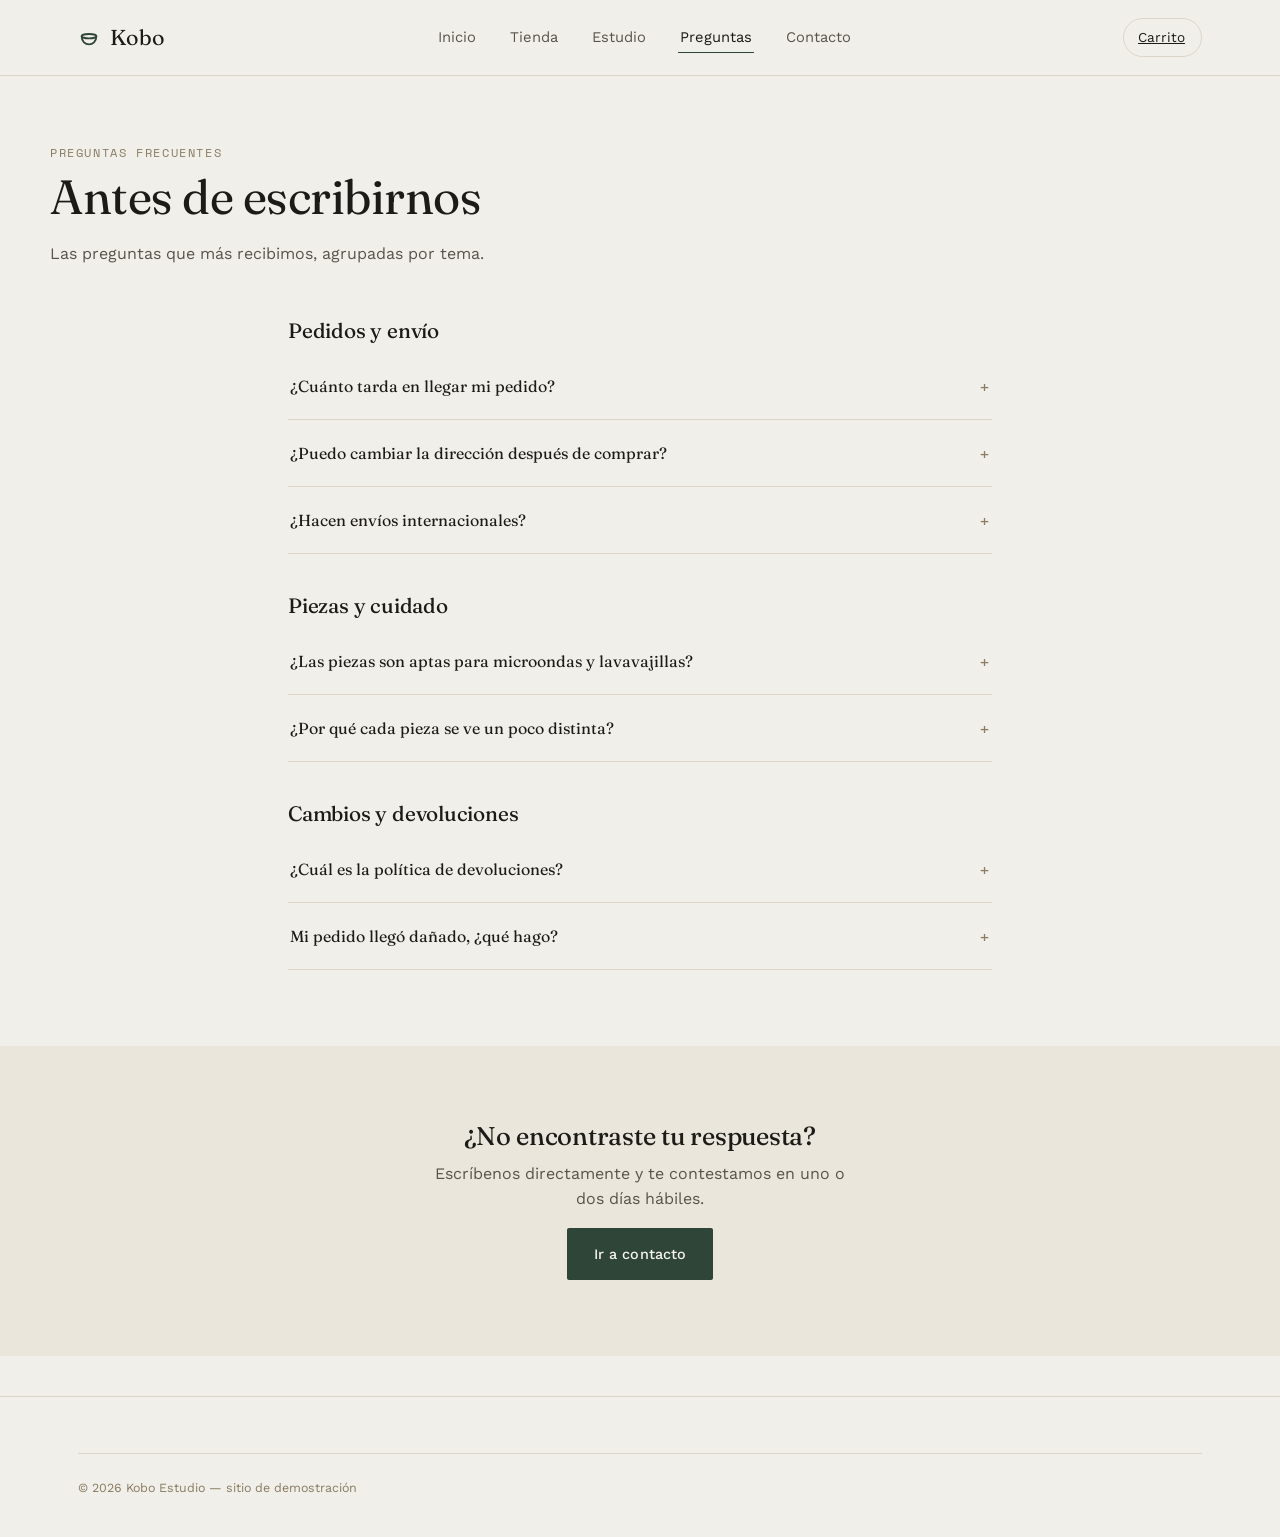
<file: faq.html>
<!DOCTYPE html>
<html lang="es">
<head>
  <script type="text/javascript">
  window._mfq = window._mfq || [];
  (function() {
    var mf = document.createElement("script");
    mf.type = "text/javascript"; mf.defer = true;
    mf.src = "//cdn.mouseflow.com/projects/c146298f-e76d-4274-8cca-6ef5e78554a1.js";
    document.getElementsByTagName("head")[0].appendChild(mf);
  })();
</script>
<meta charset="UTF-8">
<meta name="viewport" content="width=device-width, initial-scale=1.0">
<title>Preguntas frecuentes — Kobo</title>
<link rel="stylesheet" href="assets/style.css">
</head>
<body>

<header class="site-header">
  <nav class="nav">
    <a href="index.html" class="brand">
      <svg class="mark" viewBox="0 0 24 24" fill="none" xmlns="http://www.w3.org/2000/svg"><path d="M4 10c0 6 4 9 8 9s8-3 8-9" stroke="#2F4538" stroke-width="2" stroke-linecap="round"/><ellipse cx="12" cy="10" rx="8" ry="2.4" stroke="#2F4538" stroke-width="2"/></svg>
      Kobo
    </a>
    <ul class="nav-links">
      <li><a href="index.html">Inicio</a></li>
      <li><a href="shop.html">Tienda</a></li>
      <li><a href="about.html">Estudio</a></li>
      <li><a href="faq.html" aria-current="page">Preguntas</a></li>
      <li><a href="contact.html">Contacto</a></li>
    </ul>
    <div class="nav-actions">
      <a class="cart-btn" href="cart.html">
        Carrito <span class="cart-count" data-cart-count>0</span>
      </a>
      <button class="nav-toggle" aria-label="Abrir menú" aria-expanded="false">
        <span></span><span></span><span></span>
      </button>
    </div>
  </nav>
</header>

<main>
  <div class="wrap page-head">
    <span class="eyebrow">Preguntas frecuentes</span>
    <h1 style="font-size:clamp(2rem,4vw,3rem);">Antes de escribirnos</h1>
    <p>Las preguntas que más recibimos, agrupadas por tema.</p>
  </div>

  <section class="section" style="padding-top:12px;">
    <div class="wrap faq-list">

      <h3 style="margin-bottom:6px;">Pedidos y envío</h3>
      <div class="accordion-item">
        <button class="accordion-trigger" aria-expanded="false" aria-controls="f1">¿Cuánto tarda en llegar mi pedido? <span class="plus">+</span></button>
        <div class="accordion-panel" id="f1"><div class="accordion-panel-inner">Entre 3 y 5 días hábiles dentro del país. Los envíos internacionales pueden tardar hasta 10 días.</div></div>
      </div>
      <div class="accordion-item">
        <button class="accordion-trigger" aria-expanded="false" aria-controls="f2">¿Puedo cambiar la dirección después de comprar? <span class="plus">+</span></button>
        <div class="accordion-panel" id="f2"><div class="accordion-panel-inner">Sí, siempre que el pedido no haya salido del taller. Escríbenos lo antes posible desde la página de contacto.</div></div>
      </div>
      <div class="accordion-item">
        <button class="accordion-trigger" aria-expanded="false" aria-controls="f3">¿Hacen envíos internacionales? <span class="plus">+</span></button>
        <div class="accordion-panel" id="f3"><div class="accordion-panel-inner">Sí, a la mayoría de países. El costo se calcula en el checkout según destino y peso.</div></div>
      </div>

      <h3 style="margin:36px 0 6px;">Piezas y cuidado</h3>
      <div class="accordion-item">
        <button class="accordion-trigger" aria-expanded="false" aria-controls="f4">¿Las piezas son aptas para microondas y lavavajillas? <span class="plus">+</span></button>
        <div class="accordion-panel" id="f4"><div class="accordion-panel-inner">Sí, todas nuestras piezas están esmaltadas para uso diario en microondas y lavavajillas.</div></div>
      </div>
      <div class="accordion-item">
        <button class="accordion-trigger" aria-expanded="false" aria-controls="f5">¿Por qué cada pieza se ve un poco distinta? <span class="plus">+</span></button>
        <div class="accordion-panel" id="f5"><div class="accordion-panel-inner">Son piezas torneadas y esmaltadas a mano, así que cada una tiene variaciones pequeñas de forma y color. Es parte del proceso.</div></div>
      </div>

      <h3 style="margin:36px 0 6px;">Cambios y devoluciones</h3>
      <div class="accordion-item">
        <button class="accordion-trigger" aria-expanded="false" aria-controls="f6">¿Cuál es la política de devoluciones? <span class="plus">+</span></button>
        <div class="accordion-panel" id="f6"><div class="accordion-panel-inner">Puedes devolver cualquier pieza sin usar dentro de los 30 días posteriores a la entrega, con embalaje original.</div></div>
      </div>
      <div class="accordion-item">
        <button class="accordion-trigger" aria-expanded="false" aria-controls="f7">Mi pedido llegó dañado, ¿qué hago? <span class="plus">+</span></button>
        <div class="accordion-panel" id="f7"><div class="accordion-panel-inner">Escríbenos con fotos del daño dentro de las 48 horas de recibido y te enviamos una pieza nueva sin costo.</div></div>
      </div>

    </div>
  </section>

  <section class="section section-alt center">
    <div class="wrap" style="max-width:480px;">
      <h2 style="font-size:1.6rem;">¿No encontraste tu respuesta?</h2>
      <p>Escríbenos directamente y te contestamos en uno o dos días hábiles.</p>
      <a href="contact.html" class="btn btn-primary">Ir a contacto</a>
    </div>
  </section>
</main>

<footer class="site-footer">
  <div class="wrap">
    <hr class="hairline" style="margin-bottom:24px;">
    <div class="footer-bottom">
      <span>© 2026 Kobo Estudio — sitio de demostración</span>
    </div>
  </div>
</footer>

<script src="assets/main.js"></script>
</body>
</html>
</file>
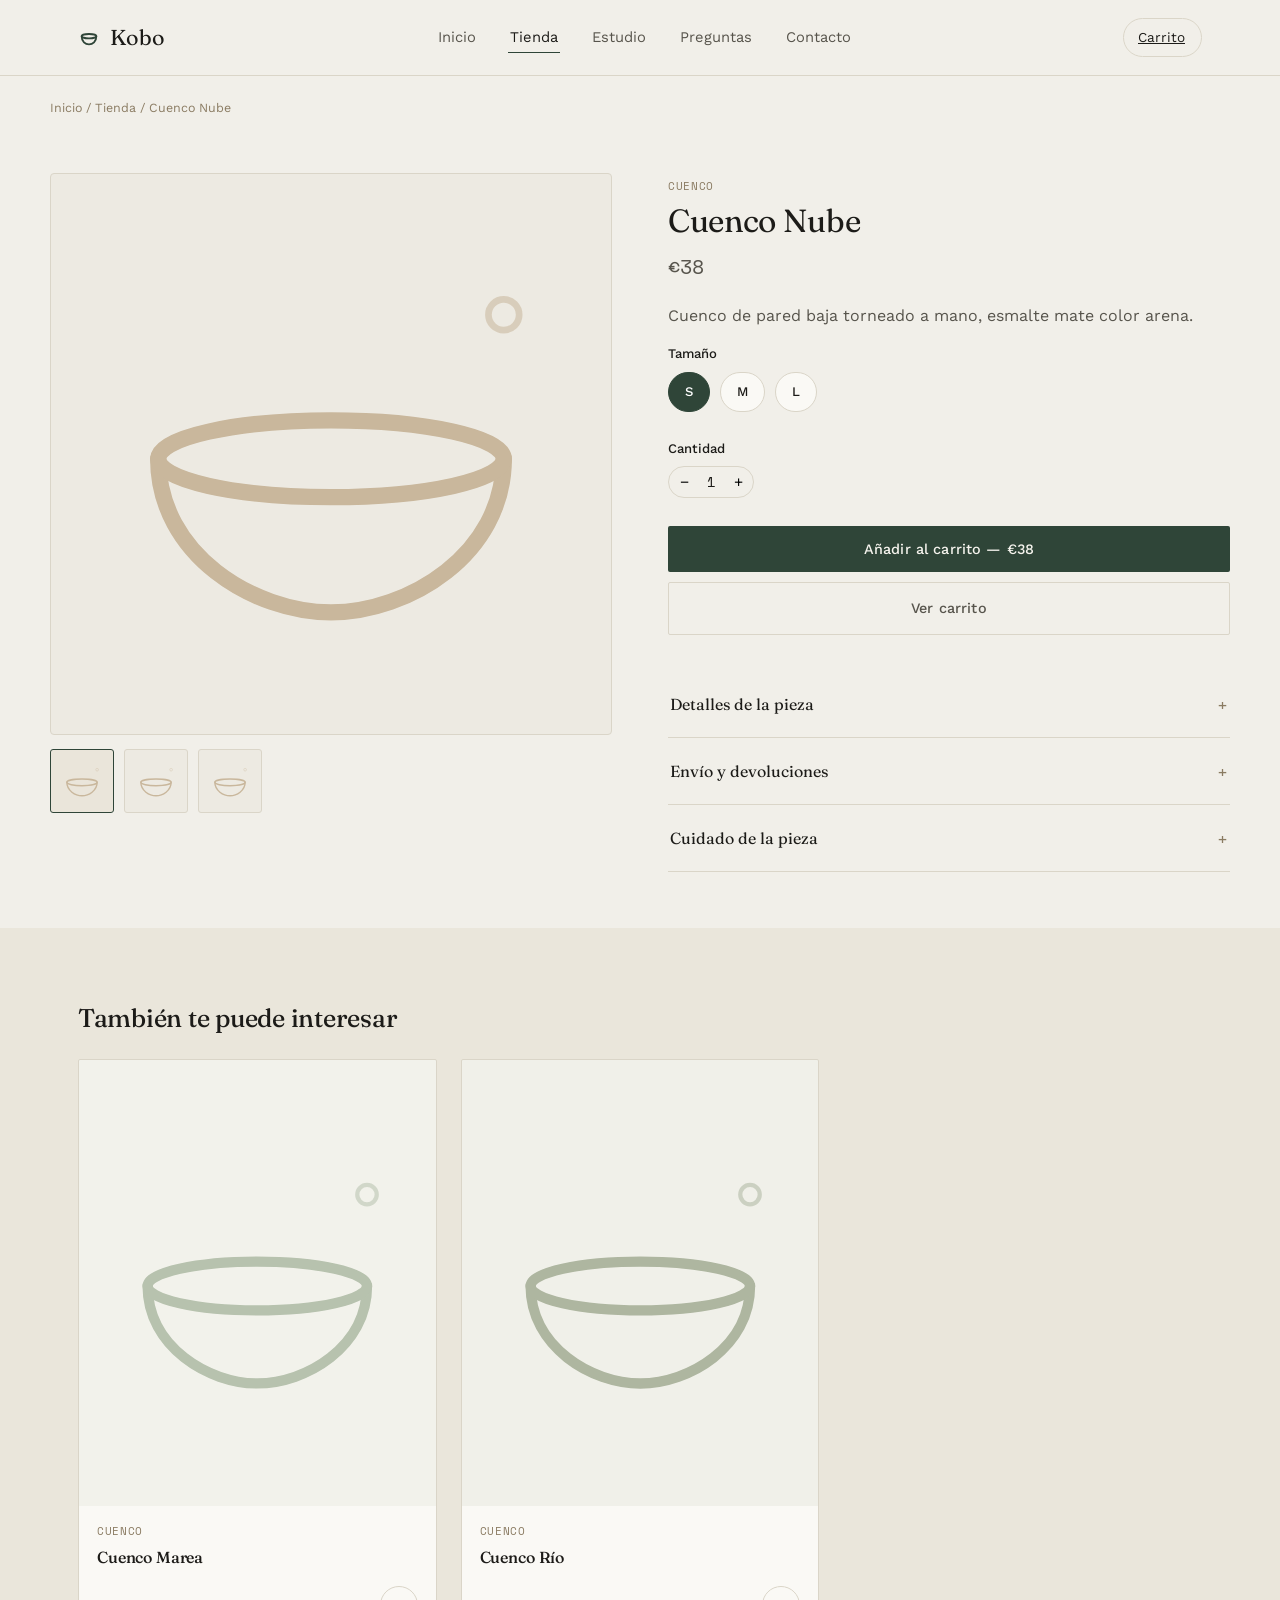
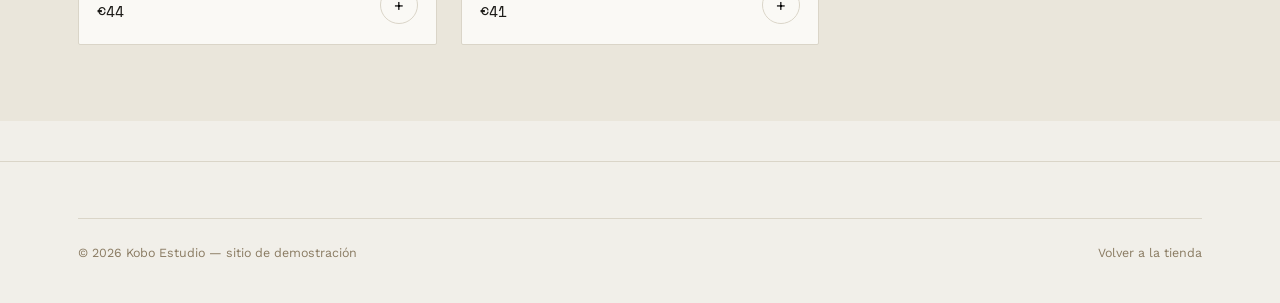
<file: product.html>
<!DOCTYPE html>
<html lang="es">
<head>
  <script type="text/javascript">
  window._mfq = window._mfq || [];
  (function() {
    var mf = document.createElement("script");
    mf.type = "text/javascript"; mf.defer = true;
    mf.src = "//cdn.mouseflow.com/projects/c146298f-e76d-4274-8cca-6ef5e78554a1.js";
    document.getElementsByTagName("head")[0].appendChild(mf);
  })();
</script>
<meta charset="UTF-8">
<meta name="viewport" content="width=device-width, initial-scale=1.0">
<title>Producto — Kobo</title>
<link rel="stylesheet" href="assets/style.css">
</head>
<body>

<header class="site-header">
  <nav class="nav">
    <a href="index.html" class="brand">
      <svg class="mark" viewBox="0 0 24 24" fill="none" xmlns="http://www.w3.org/2000/svg"><path d="M4 10c0 6 4 9 8 9s8-3 8-9" stroke="#2F4538" stroke-width="2" stroke-linecap="round"/><ellipse cx="12" cy="10" rx="8" ry="2.4" stroke="#2F4538" stroke-width="2"/></svg>
      Kobo
    </a>
    <ul class="nav-links">
      <li><a href="index.html">Inicio</a></li>
      <li><a href="shop.html" aria-current="page">Tienda</a></li>
      <li><a href="about.html">Estudio</a></li>
      <li><a href="faq.html">Preguntas</a></li>
      <li><a href="contact.html">Contacto</a></li>
    </ul>
    <div class="nav-actions">
      <a class="cart-btn" href="cart.html">
        Carrito <span class="cart-count" data-cart-count>0</span>
      </a>
      <button class="nav-toggle" aria-label="Abrir menú" aria-expanded="false">
        <span></span><span></span><span></span>
      </button>
    </div>
  </nav>
</header>

<main>
  <div class="wrap breadcrumb">
    <a href="index.html">Inicio</a> / <a href="shop.html">Tienda</a> / <span id="crumb-name">Producto</span>
  </div>

  <section class="wrap product-detail" id="product-root">
    <!-- se rellena por JS -->
  </section>

  <section class="section section-alt">
    <div class="wrap">
      <h2 class="related-title" style="font-size:1.6rem;">También te puede interesar</h2>
      <div class="product-grid" id="related-grid"></div>
    </div>
  </section>
</main>

<footer class="site-footer">
  <div class="wrap">
    <hr class="hairline" style="margin-bottom:24px;">
    <div class="footer-bottom">
      <span>© 2026 Kobo Estudio — sitio de demostración</span>
      <a href="shop.html" style="text-decoration:none;">Volver a la tienda</a>
    </div>
  </div>
</footer>

<div class="toast"></div>

<script src="assets/main.js"></script>
<script>
  function labelCat(cat){
    return { bowls: "Cuenco", cups: "Taza", vases: "Jarrón", plates: "Plato" }[cat] || cat;
  }

  function getParam(name){
    return new URLSearchParams(window.location.search).get(name);
  }

  let currentQty = 1;

  function renderProduct(){
    const id = getParam("id") || PRODUCTS[0].id;
    const p = PRODUCTS.find(x => x.id === id) || PRODUCTS[0];
    document.title = `${p.name} — Kobo`;
    document.getElementById("crumb-name").textContent = p.name;

    const root = document.getElementById("product-root");
    root.innerHTML = `
      <div class="gallery">
        <div class="gallery-main" id="gallery-main" style="background:${p.tone}18;">
          ${potteryShape(p.shape, p.tone)}
        </div>
        <div class="gallery-thumbs">
          ${[0,1,2].map(i => `<button data-thumb="${i}" aria-current="${i===0}" style="background:${p.tone}${i===0? '30':'18'};">${potteryShape(p.shape, p.tone)}</button>`).join("")}
        </div>
      </div>
      <div>
        <span class="card-cat">${labelCat(p.cat)}</span>
        <h1 style="font-size:2rem;margin-top:6px;">${p.name}</h1>
        <p class="price-tag mono">€${p.price}</p>
        <p>${p.desc}</p>

        <div class="field">
          <label>Tamaño</label>
          <div class="choice-group" id="size-group">
            <label class="choice"><input type="radio" name="size" value="S" checked>S</label>
            <label class="choice"><input type="radio" name="size" value="M">M</label>
            <label class="choice"><input type="radio" name="size" value="L">L</label>
          </div>
        </div>

        <div class="field">
          <label>Cantidad</label>
          <div class="qty-stepper" id="qty-stepper">
            <button type="button" data-qty="dec" aria-label="Disminuir cantidad">−</button>
            <span id="qty-value">1</span>
            <button type="button" data-qty="inc" aria-label="Aumentar cantidad">+</button>
          </div>
        </div>

        <button class="btn btn-primary btn-block" id="add-btn" style="margin-top:8px;">Añadir al carrito — €${p.price}</button>
        <a href="cart.html" class="btn btn-ghost btn-block" style="margin-top:10px;">Ver carrito</a>

        <div style="margin-top:36px;">
          <div class="accordion-item">
            <button class="accordion-trigger" aria-expanded="false" aria-controls="panel-details">
              Detalles de la pieza <span class="plus">+</span>
            </button>
            <div class="accordion-panel" id="panel-details">
              <div class="accordion-panel-inner">Arcilla de gres, esmalte mate. Apta para horno, microondas y lavavajillas. Peso aproximado 340g.</div>
            </div>
          </div>
          <div class="accordion-item">
            <button class="accordion-trigger" aria-expanded="false" aria-controls="panel-shipping">
              Envío y devoluciones <span class="plus">+</span>
            </button>
            <div class="accordion-panel" id="panel-shipping">
              <div class="accordion-panel-inner">Envío en 3–5 días hábiles. Devoluciones gratuitas dentro de los 30 días, la pieza debe estar sin usar.</div>
            </div>
          </div>
          <div class="accordion-item">
            <button class="accordion-trigger" aria-expanded="false" aria-controls="panel-care">
              Cuidado de la pieza <span class="plus">+</span>
            </button>
            <div class="accordion-panel" id="panel-care">
              <div class="accordion-panel-inner">Evita cambios bruscos de temperatura. Lavar con esponja suave para conservar el esmalte.</div>
            </div>
          </div>
        </div>
      </div>
    `;

    initAccordions();

    document.getElementById("add-btn").addEventListener("click", () => {
      addToCart(p.id, currentQty);
    });
    document.getElementById("qty-stepper").addEventListener("click", (e) => {
      const action = e.target.getAttribute("data-qty");
      if(!action) return;
      currentQty = action === "inc" ? currentQty + 1 : Math.max(1, currentQty - 1);
      document.getElementById("qty-value").textContent = currentQty;
    });
    root.querySelectorAll("[data-thumb]").forEach(btn => {
      btn.addEventListener("click", () => {
        root.querySelectorAll("[data-thumb]").forEach(b => b.setAttribute("aria-current", "false"));
        btn.setAttribute("aria-current", "true");
      });
    });

    renderRelated(p);
  }

  function renderRelated(current){
    const others = PRODUCTS.filter(p => p.id !== current.id && p.cat === current.cat).slice(0,3);
    const list = others.length ? others : PRODUCTS.filter(p => p.id !== current.id).slice(0,3);
    document.getElementById("related-grid").innerHTML = list.map(p => `
      <article class="card">
        <a class="card-media" href="product.html?id=${p.id}" style="background:${p.tone}22;">
          ${potteryShape(p.shape, p.tone)}
        </a>
        <div class="card-body">
          <span class="card-cat">${labelCat(p.cat)}</span>
          <a href="product.html?id=${p.id}"><h3 class="card-title">${p.name}</h3></a>
          <div class="card-foot">
            <span class="card-price mono">€${p.price}</span>
            <button class="btn-icon" title="Añadir al carrito" data-add-to-cart="${p.id}">+</button>
          </div>
        </div>
      </article>
    `).join("");
    document.querySelectorAll("#related-grid [data-add-to-cart]").forEach(btn => {
      btn.addEventListener("click", () => addToCart(btn.getAttribute("data-add-to-cart")));
    });
  }

  renderProduct();
</script>
</body>
</html>
</file>
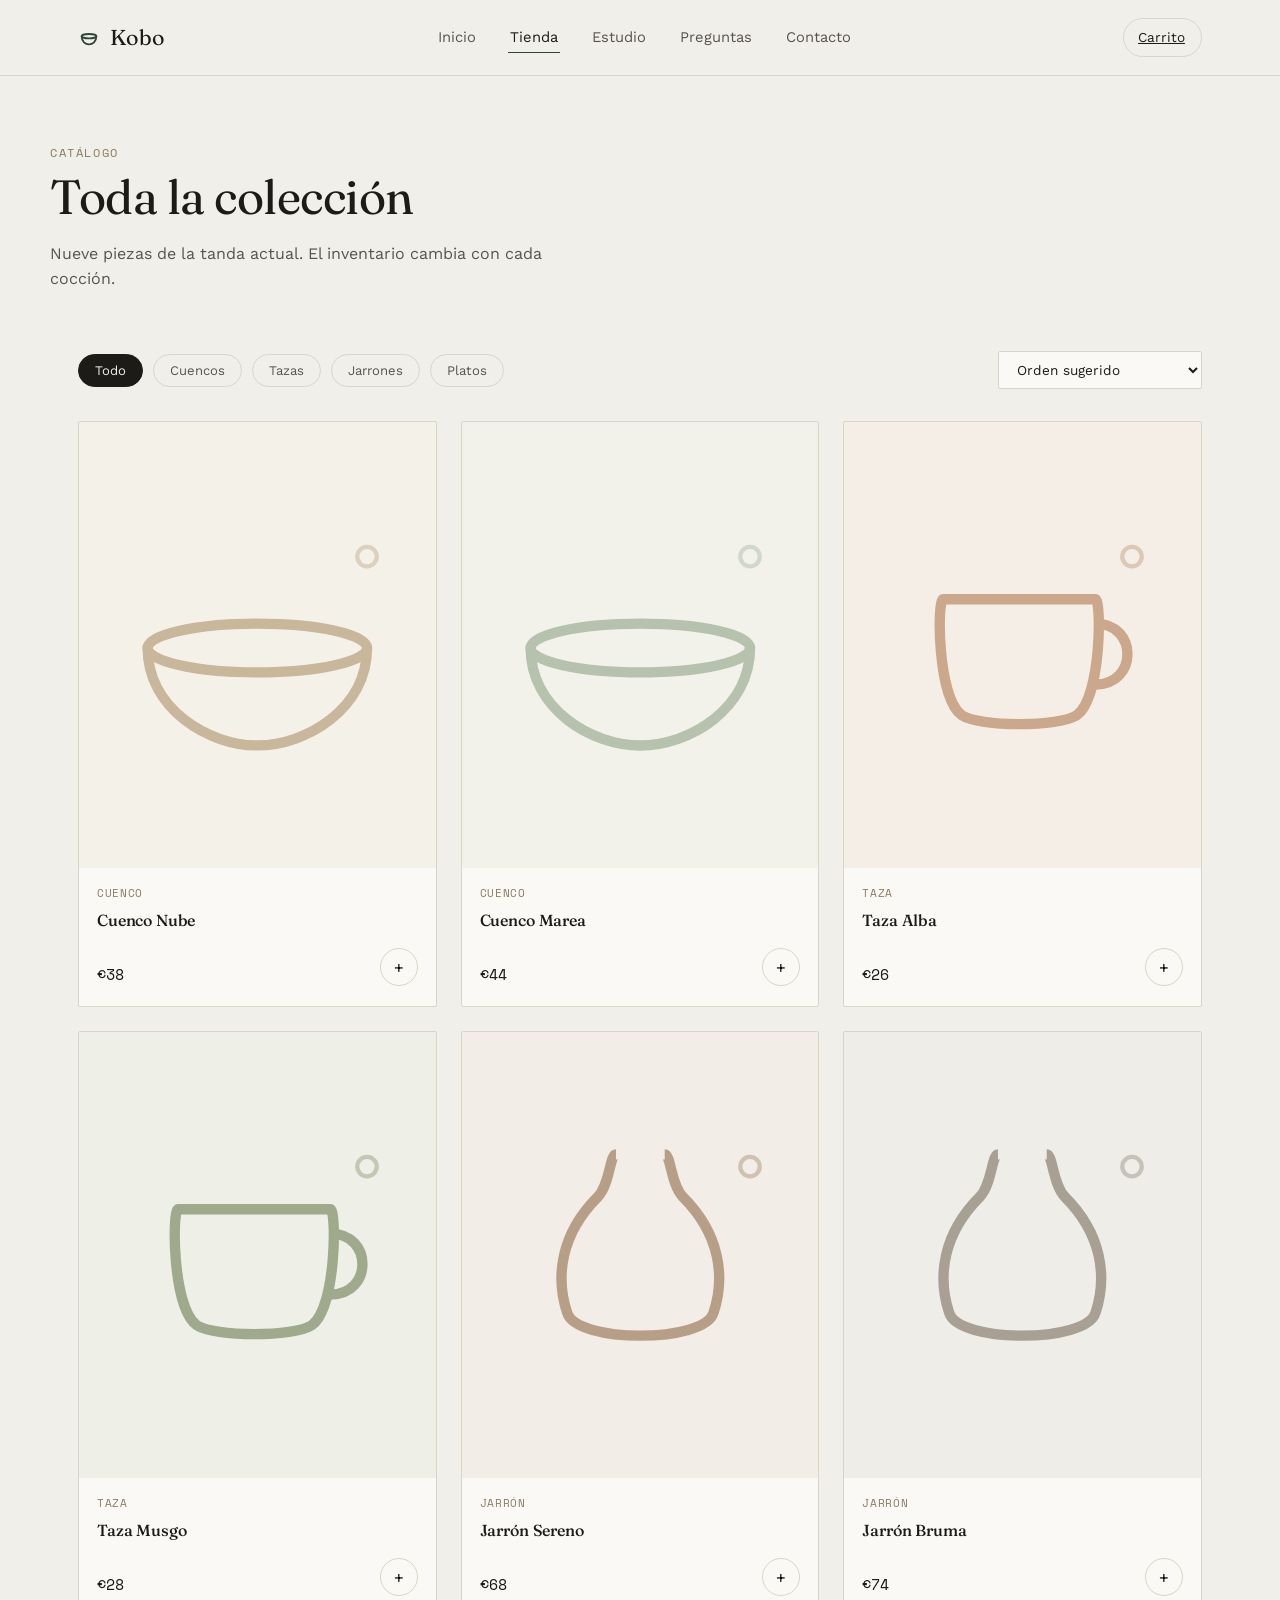
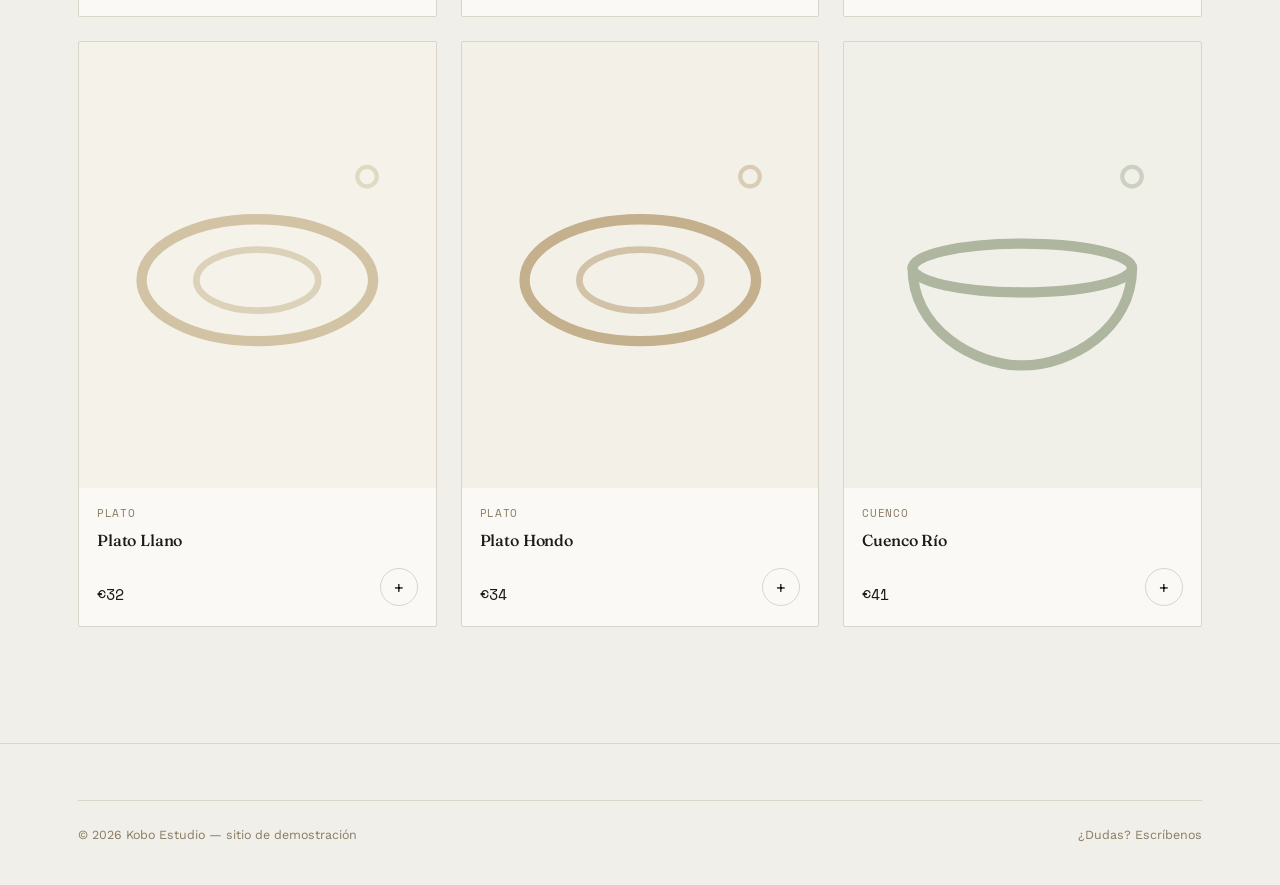
<file: shop.html>
<!DOCTYPE html>
<html lang="es">
<head>
  <script type="text/javascript">
  window._mfq = window._mfq || [];
  (function() {
    var mf = document.createElement("script");
    mf.type = "text/javascript"; mf.defer = true;
    mf.src = "//cdn.mouseflow.com/projects/c146298f-e76d-4274-8cca-6ef5e78554a1.js";
    document.getElementsByTagName("head")[0].appendChild(mf);
  })();
</script>
<meta charset="UTF-8">
<meta name="viewport" content="width=device-width, initial-scale=1.0">
<title>Tienda — Kobo</title>
<meta name="description" content="Catálogo completo de cerámica hecha a mano. Sitio de demostración.">
<link rel="stylesheet" href="assets/style.css">
</head>
<body>

<header class="site-header">
  <nav class="nav">
    <a href="index.html" class="brand">
      <svg class="mark" viewBox="0 0 24 24" fill="none" xmlns="http://www.w3.org/2000/svg"><path d="M4 10c0 6 4 9 8 9s8-3 8-9" stroke="#2F4538" stroke-width="2" stroke-linecap="round"/><ellipse cx="12" cy="10" rx="8" ry="2.4" stroke="#2F4538" stroke-width="2"/></svg>
      Kobo
    </a>
    <ul class="nav-links">
      <li><a href="index.html">Inicio</a></li>
      <li><a href="shop.html" aria-current="page">Tienda</a></li>
      <li><a href="about.html">Estudio</a></li>
      <li><a href="faq.html">Preguntas</a></li>
      <li><a href="contact.html">Contacto</a></li>
    </ul>
    <div class="nav-actions">
      <a class="cart-btn" href="cart.html">
        Carrito <span class="cart-count" data-cart-count>0</span>
      </a>
      <button class="nav-toggle" aria-label="Abrir menú" aria-expanded="false">
        <span></span><span></span><span></span>
      </button>
    </div>
  </nav>
</header>

<main>
  <div class="wrap page-head">
    <span class="eyebrow">Catálogo</span>
    <h1 style="font-size:clamp(2rem,4vw,3rem);">Toda la colección</h1>
    <p>Nueve piezas de la tanda actual. El inventario cambia con cada cocción.</p>
  </div>

  <section class="section" style="padding-top:24px;">
    <div class="wrap">
      <div class="filter-bar">
        <div class="chips" role="group" aria-label="Filtrar por categoría">
          <button class="chip" data-filter="all" aria-pressed="true">Todo</button>
          <button class="chip" data-filter="bowls" aria-pressed="false">Cuencos</button>
          <button class="chip" data-filter="cups" aria-pressed="false">Tazas</button>
          <button class="chip" data-filter="vases" aria-pressed="false">Jarrones</button>
          <button class="chip" data-filter="plates" aria-pressed="false">Platos</button>
        </div>
        <select class="select" id="sort-select" aria-label="Ordenar por">
          <option value="default">Orden sugerido</option>
          <option value="price-asc">Precio: menor a mayor</option>
          <option value="price-desc">Precio: mayor a menor</option>
          <option value="name">Nombre A–Z</option>
        </select>
      </div>

      <div class="product-grid" id="shop-grid"></div>
    </div>
  </section>
</main>

<footer class="site-footer">
  <div class="wrap">
    <hr class="hairline" style="margin-bottom:24px;">
    <div class="footer-bottom">
      <span>© 2026 Kobo Estudio — sitio de demostración</span>
      <a href="contact.html" style="text-decoration:none;">¿Dudas? Escríbenos</a>
    </div>
  </div>
</footer>

<script src="assets/main.js"></script>
<script>
  let currentFilter = "all";
  let currentSort = "default";

  function filteredSorted(){
    let list = currentFilter === "all" ? [...PRODUCTS] : PRODUCTS.filter(p => p.cat === currentFilter);
    if(currentSort === "price-asc") list.sort((a,b) => a.price - b.price);
    if(currentSort === "price-desc") list.sort((a,b) => b.price - a.price);
    if(currentSort === "name") list.sort((a,b) => a.name.localeCompare(b.name));
    return list;
  }

  function labelCat(cat){
    return { bowls: "Cuenco", cups: "Taza", vases: "Jarrón", plates: "Plato" }[cat] || cat;
  }

  function renderShop(){
    const grid = document.getElementById("shop-grid");
    const list = filteredSorted();
    grid.innerHTML = list.map(p => `
      <article class="card">
        <a class="card-media" href="product.html?id=${p.id}" style="background:${p.tone}22;">
          ${potteryShape(p.shape, p.tone)}
        </a>
        <div class="card-body">
          <span class="card-cat">${labelCat(p.cat)}</span>
          <a href="product.html?id=${p.id}"><h3 class="card-title">${p.name}</h3></a>
          <div class="card-foot">
            <span class="card-price mono">€${p.price}</span>
            <button class="btn-icon" title="Añadir al carrito" data-add-to-cart="${p.id}">+</button>
          </div>
        </div>
      </article>
    `).join("");
    grid.querySelectorAll("[data-add-to-cart]").forEach(btn => {
      btn.addEventListener("click", () => addToCart(btn.getAttribute("data-add-to-cart")));
    });
  }

  document.querySelectorAll(".chip").forEach(chip => {
    chip.addEventListener("click", () => {
      document.querySelectorAll(".chip").forEach(c => c.setAttribute("aria-pressed", "false"));
      chip.setAttribute("aria-pressed", "true");
      currentFilter = chip.getAttribute("data-filter");
      renderShop();
    });
  });

  document.getElementById("sort-select").addEventListener("change", (e) => {
    currentSort = e.target.value;
    renderShop();
  });

  renderShop();
</script>
</body>
</html>
</file>
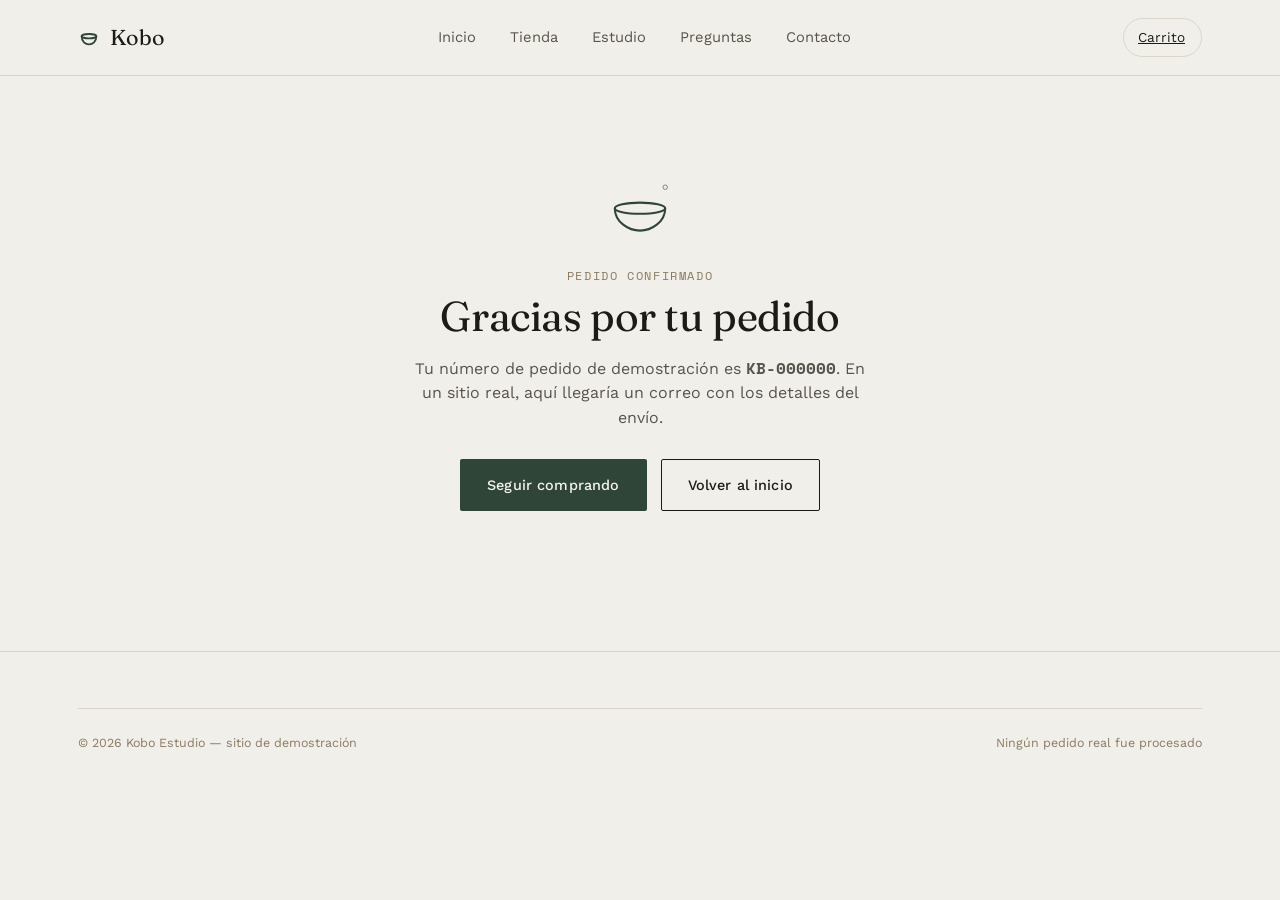
<file: thank-you.html>
<!DOCTYPE html>
<html lang="es">
<head>
  <script type="text/javascript">
  window._mfq = window._mfq || [];
  (function() {
    var mf = document.createElement("script");
    mf.type = "text/javascript"; mf.defer = true;
    mf.src = "//cdn.mouseflow.com/projects/c146298f-e76d-4274-8cca-6ef5e78554a1.js";
    document.getElementsByTagName("head")[0].appendChild(mf);
  })();
</script>
<meta charset="UTF-8">
<meta name="viewport" content="width=device-width, initial-scale=1.0">
<title>Pedido confirmado — Kobo</title>
<link rel="stylesheet" href="assets/style.css">
</head>
<body>

<header class="site-header">
  <nav class="nav">
    <a href="index.html" class="brand">
      <svg class="mark" viewBox="0 0 24 24" fill="none" xmlns="http://www.w3.org/2000/svg"><path d="M4 10c0 6 4 9 8 9s8-3 8-9" stroke="#2F4538" stroke-width="2" stroke-linecap="round"/><ellipse cx="12" cy="10" rx="8" ry="2.4" stroke="#2F4538" stroke-width="2"/></svg>
      Kobo
    </a>
    <ul class="nav-links">
      <li><a href="index.html">Inicio</a></li>
      <li><a href="shop.html">Tienda</a></li>
      <li><a href="about.html">Estudio</a></li>
      <li><a href="faq.html">Preguntas</a></li>
      <li><a href="contact.html">Contacto</a></li>
    </ul>
    <div class="nav-actions">
      <a class="cart-btn" href="cart.html">
        Carrito <span class="cart-count" data-cart-count>0</span>
      </a>
      <button class="nav-toggle" aria-label="Abrir menú" aria-expanded="false">
        <span></span><span></span><span></span>
      </button>
    </div>
  </nav>
</header>

<main>
  <section class="section center" style="padding:100px 0;">
    <div class="wrap" style="max-width:520px;">
      <svg viewBox="0 0 100 90" width="70" style="margin:0 auto 24px;">
        <path d="M14 46 C14 66 34 78 50 78 C66 78 86 66 86 46" fill="none" stroke="#2F4538" stroke-width="3"/>
        <ellipse cx="50" cy="46" rx="36" ry="8" fill="none" stroke="#2F4538" stroke-width="3"/>
        <circle cx="86" cy="16" r="3.2" fill="none" stroke="#2F4538" stroke-width="1.4" opacity="0.6"/>
      </svg>
      <span class="eyebrow">Pedido confirmado</span>
      <h1 style="font-size:clamp(1.8rem,4vw,2.6rem);">Gracias por tu pedido</h1>
      <p>Tu número de pedido de demostración es <strong id="order-id" class="mono">—</strong>. En un sitio real, aquí llegaría un correo con los detalles del envío.</p>
      <div class="hero-actions center" style="justify-content:center;margin-top:28px;">
        <a href="shop.html" class="btn btn-primary">Seguir comprando</a>
        <a href="index.html" class="btn btn-outline">Volver al inicio</a>
      </div>
    </div>
  </section>
</main>

<footer class="site-footer">
  <div class="wrap">
    <hr class="hairline" style="margin-bottom:24px;">
    <div class="footer-bottom">
      <span>© 2026 Kobo Estudio — sitio de demostración</span>
      <span>Ningún pedido real fue procesado</span>
    </div>
  </div>
</footer>

<script src="assets/main.js"></script>
<script>
  const orderId = localStorage.getItem("kobo_last_order");
  document.getElementById("order-id").textContent = orderId || "KB-000000";
</script>
</body>
</html>
</file>
<file: assets/style.css>
/* ==========================================================================
   KOBO — hoja de estilos
   Paleta: piedra cálida + pino profundo, tipografía Fraunces + Work Sans
   ========================================================================== */

@import url('https://fonts.googleapis.com/css2?family=Fraunces:ital,opsz,wght@0,9..144,300;0,9..144,450;0,9..144,600;1,9..144,450&family=Work+Sans:wght@300;400;500;600&family=Space+Mono:wght@400;700&display=swap');

:root{
  --bg: #F1EFE9;
  --bg-card: #FAF9F5;
  --ink: #1C1B18;
  --ink-soft: #57544C;
  --pine: #2F4538;
  --pine-dark: #223329;
  --taupe: #8A7B62;
  --line: #DAD5C8;
  --error: #A3432F;
  --radius: 2px;
  --max: 1180px;
  --gap: 24px;
  --dur: 220ms;
}

*,*::before,*::after{ box-sizing:border-box; }

html{ scroll-behavior:smooth; }

body{
  margin:0;
  background:var(--bg);
  color:var(--ink);
  font-family:'Work Sans', sans-serif;
  font-weight:400;
  line-height:1.55;
  -webkit-font-smoothing:antialiased;
}

@media (prefers-reduced-motion: reduce){
  html{ scroll-behavior:auto; }
  *,*::before,*::after{ animation-duration:0.01ms !important; animation-iteration-count:1 !important; transition-duration:0.01ms !important; }
}

h1,h2,h3,h4{
  font-family:'Fraunces', serif;
  font-weight:450;
  margin:0 0 0.4em;
  letter-spacing:-0.01em;
  color:var(--ink);
}

h1{ font-size:clamp(2.4rem, 5vw, 4rem); font-weight:400; line-height:1.05; }
h2{ font-size:clamp(1.6rem, 3vw, 2.4rem); line-height:1.15; }
h3{ font-size:1.3rem; }

p{ margin:0 0 1em; color:var(--ink-soft); }

a{ color:inherit; }

.eyebrow{
  font-family:'Space Mono', monospace;
  font-size:0.72rem;
  letter-spacing:0.14em;
  text-transform:uppercase;
  color:var(--taupe);
  display:inline-block;
  margin-bottom:0.9em;
}

.mono{ font-family:'Space Mono', monospace; }

.wrap{
  max-width:var(--max);
  margin:0 auto;
  padding:0 28px;
}

.hairline{ border:0; border-top:1px solid var(--line); margin:0; }

img,svg{ display:block; max-width:100%; }

/* ---------- Botones ---------- */
button{ font-family:inherit; }

.btn{
  display:inline-flex;
  align-items:center;
  justify-content:center;
  gap:8px;
  padding:14px 26px;
  border-radius:var(--radius);
  border:1px solid transparent;
  font-size:0.9rem;
  font-weight:500;
  letter-spacing:0.01em;
  cursor:pointer;
  text-decoration:none;
  transition:transform var(--dur) ease, background var(--dur) ease, color var(--dur) ease, border-color var(--dur) ease;
  -webkit-tap-highlight-color:transparent;
}
.btn:focus-visible{ outline:2px solid var(--pine); outline-offset:3px; }

.btn-primary{ background:var(--pine); color:#F6F4EE; }
.btn-primary:hover{ background:var(--pine-dark); transform:translateY(-1px); }

.btn-outline{ background:transparent; color:var(--ink); border-color:var(--ink); }
.btn-outline:hover{ background:var(--ink); color:var(--bg); }

.btn-ghost{ background:transparent; color:var(--ink-soft); border-color:var(--line); }
.btn-ghost:hover{ border-color:var(--ink); color:var(--ink); }

.btn-sm{ padding:9px 16px; font-size:0.8rem; }
.btn-block{ width:100%; }
.btn[disabled]{ opacity:0.45; cursor:not-allowed; pointer-events:none; }

.btn-icon{
  width:38px; height:38px; padding:0;
  border-radius:50%;
  border:1px solid var(--line);
  background:var(--bg-card);
  display:inline-flex; align-items:center; justify-content:center;
  cursor:pointer;
  font-size:1rem;
  transition:border-color var(--dur) ease, background var(--dur) ease;
}
.btn-icon:hover{ border-color:var(--pine); background:#fff; }

/* ---------- Header / Nav ---------- */
.site-header{
  position:sticky; top:0; z-index:50;
  background:rgba(241,239,233,0.92);
  backdrop-filter:blur(6px);
  border-bottom:1px solid var(--line);
}
.nav{
  max-width:var(--max);
  margin:0 auto;
  padding:18px 28px;
  display:flex;
  align-items:center;
  justify-content:space-between;
  gap:20px;
}
.brand{
  font-family:'Fraunces', serif;
  font-size:1.35rem;
  text-decoration:none;
  display:flex;
  align-items:center;
  gap:10px;
}
.brand .mark{ width:22px; height:22px; }

.nav-links{
  list-style:none;
  display:flex;
  gap:30px;
  margin:0; padding:0;
}
.nav-links a{
  text-decoration:none;
  font-size:0.92rem;
  color:var(--ink-soft);
  padding:6px 2px;
  border-bottom:1px solid transparent;
  transition:color var(--dur) ease, border-color var(--dur) ease;
}
.nav-links a:hover, .nav-links a[aria-current="page"]{
  color:var(--ink);
  border-color:var(--pine);
}

.nav-actions{ display:flex; align-items:center; gap:14px; }

.cart-btn{
  position:relative;
  display:inline-flex; align-items:center; gap:8px;
  background:none; border:1px solid var(--line);
  border-radius:20px; padding:8px 16px 8px 14px;
  cursor:pointer; font-size:0.85rem; color:var(--ink);
  transition:border-color var(--dur) ease;
}
.cart-btn:hover{ border-color:var(--pine); }
.cart-count{
  background:var(--pine); color:#fff;
  font-family:'Space Mono', monospace;
  font-size:0.7rem;
  min-width:18px; height:18px; border-radius:9px;
  display:inline-flex; align-items:center; justify-content:center;
  padding:0 5px;
}

.nav-toggle{
  display:none;
  background:none; border:none; cursor:pointer;
  width:34px; height:34px;
  flex-direction:column; align-items:center; justify-content:center; gap:5px;
}
.nav-toggle span{ width:20px; height:1px; background:var(--ink); display:block; }

@media (max-width: 860px){
  .nav-links{
    position:fixed; inset:64px 0 0 0;
    background:var(--bg);
    flex-direction:column; padding:30px 28px; gap:22px;
    transform:translateY(-8px); opacity:0; pointer-events:none;
    transition:opacity var(--dur) ease, transform var(--dur) ease;
  }
  .nav-links.open{ opacity:1; transform:translateY(0); pointer-events:auto; }
  .nav-links a{ font-size:1.1rem; }
  .nav-toggle{ display:flex; }
}

/* ---------- Hero ---------- */
.hero{
  padding:96px 0 72px;
  display:grid;
  grid-template-columns:1.1fr 0.9fr;
  gap:60px;
  align-items:center;
}
.hero-copy p.lede{ font-size:1.08rem; max-width:44ch; }
.hero-actions{ display:flex; gap:14px; margin-top:34px; flex-wrap:wrap; }

.hero-figure{
  aspect-ratio:1/1.05;
  border-radius:4px;
  position:relative;
  overflow:hidden;
  background:linear-gradient(155deg, #EDE7D8 0%, #DCD3BC 55%, #C9BFA2 100%);
}

@media (max-width:860px){
  .hero{ grid-template-columns:1fr; padding:52px 0 44px; }
  .hero-figure{ order:-1; max-width:340px; margin:0 auto; }
}

/* ---------- Secciones genéricas ---------- */
.section{ padding:76px 0; }
.section-head{
  display:flex; align-items:flex-end; justify-content:space-between;
  gap:20px; margin-bottom:40px; flex-wrap:wrap;
}
.section-head p{ margin:0; max-width:46ch; }

.section-alt{ background:#EAE6DB; }

/* ---------- Grid de productos ---------- */
.product-grid{
  display:grid;
  grid-template-columns:repeat(3, 1fr);
  gap:var(--gap);
}
@media (max-width:900px){ .product-grid{ grid-template-columns:repeat(2,1fr); } }
@media (max-width:560px){ .product-grid{ grid-template-columns:1fr; } }

.card{
  background:var(--bg-card);
  border:1px solid var(--line);
  border-radius:var(--radius);
  overflow:hidden;
  display:flex; flex-direction:column;
  transition:border-color var(--dur) ease, transform var(--dur) ease;
}
.card:hover{ border-color:var(--pine); transform:translateY(-2px); }

.card-media{
  aspect-ratio:4/5;
  display:flex; align-items:center; justify-content:center;
  padding:26px;
  text-decoration:none;
}
.card-media svg{ width:100%; height:100%; }

.card-body{ padding:16px 18px 20px; display:flex; flex-direction:column; gap:6px; flex:1; }
.card-body a{ text-decoration:none; }
.card-title{ font-size:1rem; font-weight:500; margin:0; }
.card-cat{ font-family:'Space Mono', monospace; font-size:0.7rem; color:var(--taupe); letter-spacing:0.06em; text-transform:uppercase; }
.card-price{ font-family:'Space Mono', monospace; font-size:0.92rem; margin-top:auto; padding-top:10px; }
.card-foot{ display:flex; align-items:center; justify-content:space-between; padding-top:10px; }

/* ---------- Filtros / chips ---------- */
.filter-bar{
  display:flex; align-items:center; justify-content:space-between;
  gap:20px; margin-bottom:32px; flex-wrap:wrap;
}
.chips{ display:flex; gap:10px; flex-wrap:wrap; }
.chip{
  border:1px solid var(--line); background:transparent;
  padding:8px 16px; border-radius:20px; font-size:0.82rem;
  cursor:pointer; color:var(--ink-soft);
  transition:all var(--dur) ease;
}
.chip[aria-pressed="true"]{ background:var(--ink); color:var(--bg); border-color:var(--ink); }
.chip:hover{ border-color:var(--ink); }

.select{
  border:1px solid var(--line); background:var(--bg-card);
  padding:9px 14px; border-radius:var(--radius);
  font-family:inherit; font-size:0.85rem; color:var(--ink);
}

/* ---------- Formularios ---------- */
.field{ margin-bottom:20px; }
.field label{
  display:block; font-size:0.82rem; font-weight:500;
  margin-bottom:7px; color:var(--ink);
}
.field .hint{ font-size:0.76rem; color:var(--taupe); margin-top:5px; }
.field input[type="text"],
.field input[type="email"],
.field input[type="tel"],
.field input[type="number"],
.field select,
.field textarea{
  width:100%;
  border:1px solid var(--line);
  background:var(--bg-card);
  padding:12px 14px;
  border-radius:var(--radius);
  font-family:inherit;
  font-size:0.92rem;
  color:var(--ink);
  transition:border-color var(--dur) ease;
}
.field input:focus, .field select:focus, .field textarea:focus{
  outline:none; border-color:var(--pine);
}
.field textarea{ resize:vertical; min-height:120px; }
.field.invalid input, .field.invalid textarea{ border-color:var(--error); }
.field .error-msg{ display:none; font-size:0.76rem; color:var(--error); margin-top:6px; }
.field.invalid .error-msg{ display:block; }

.row-2{ display:grid; grid-template-columns:1fr 1fr; gap:18px; }
@media (max-width:560px){ .row-2{ grid-template-columns:1fr; } }

.choice-group{ display:flex; flex-wrap:wrap; gap:10px; }
.choice{
  border:1px solid var(--line); border-radius:20px;
  padding:9px 16px; font-size:0.84rem; cursor:pointer;
  background:var(--bg-card); color:var(--ink-soft);
  transition:all var(--dur) ease;
}
.choice input{ position:absolute; opacity:0; pointer-events:none; }
.choice:has(input:checked){ background:var(--pine); border-color:var(--pine); color:#fff; }

.check-row{ display:flex; align-items:flex-start; gap:10px; font-size:0.86rem; color:var(--ink-soft); }
.check-row input{ margin-top:3px; }

.form-card{
  background:var(--bg-card); border:1px solid var(--line);
  border-radius:4px; padding:38px;
}
@media (max-width:600px){ .form-card{ padding:24px; } }

.form-status{
  margin-top:18px; padding:14px 16px; border-radius:var(--radius);
  font-size:0.86rem; display:none;
}
.form-status.show{ display:block; }
.form-status.ok{ background:#E4EAE1; color:var(--pine-dark); display:block; }
.form-status.bad{ background:#F3E1DB; color:var(--error); display:block; }

/* ---------- Acordeón ---------- */
.accordion-item{ border-bottom:1px solid var(--line); }
.accordion-trigger{
  width:100%; background:none; border:none; cursor:pointer;
  display:flex; align-items:center; justify-content:space-between;
  padding:20px 2px; text-align:left; font-size:1rem; color:var(--ink);
  font-family:'Fraunces', serif;
}
.accordion-trigger .plus{
  font-family:'Space Mono', monospace; font-size:1.1rem; color:var(--taupe);
  transition:transform var(--dur) ease;
}
.accordion-trigger[aria-expanded="true"] .plus{ transform:rotate(45deg); }
.accordion-panel{
  max-height:0; overflow:hidden;
  transition:max-height var(--dur) ease;
}
.accordion-panel-inner{ padding:0 2px 20px; color:var(--ink-soft); }

/* ---------- Pasos / funnel ---------- */
.steps{
  display:flex; align-items:center; justify-content:center;
  gap:10px; margin-bottom:48px; flex-wrap:wrap;
}
.step{
  display:flex; align-items:center; gap:10px;
  font-size:0.82rem; color:var(--taupe);
}
.step-mark{
  width:30px; height:30px; border-radius:50%;
  border:1.5px solid var(--line);
  display:flex; align-items:center; justify-content:center;
  font-family:'Space Mono', monospace; font-size:0.78rem;
  color:var(--taupe);
}
.step.active .step-mark{ border-color:var(--pine); color:var(--pine); background:#E4EAE1; }
.step.done .step-mark{ border-color:var(--pine); background:var(--pine); color:#fff; }
.step.active{ color:var(--ink); }
.step-sep{ width:26px; height:1px; background:var(--line); }

.checkout-step{ display:none; }
.checkout-step.active{ display:block; }

/* ---------- Tabla carrito ---------- */
.cart-table{ width:100%; border-collapse:collapse; }
.cart-table th{
  text-align:left; font-family:'Space Mono', monospace; font-size:0.7rem;
  text-transform:uppercase; letter-spacing:0.08em; color:var(--taupe);
  padding-bottom:14px; border-bottom:1px solid var(--line); font-weight:400;
}
.cart-table td{ padding:20px 0; border-bottom:1px solid var(--line); vertical-align:middle; }
.cart-line{ display:flex; align-items:center; gap:16px; }
.cart-thumb{ width:64px; height:64px; border-radius:3px; background:var(--bg-card); border:1px solid var(--line); display:flex; align-items:center; justify-content:center; padding:8px; }
.cart-thumb svg{ width:100%; height:100%; }
.qty-stepper{ display:inline-flex; align-items:center; border:1px solid var(--line); border-radius:20px; }
.qty-stepper button{ width:30px; height:30px; border:none; background:none; cursor:pointer; font-size:0.95rem; }
.qty-stepper span{ min-width:24px; text-align:center; font-family:'Space Mono', monospace; font-size:0.85rem; }
.remove-link{ background:none; border:none; color:var(--taupe); font-size:0.8rem; cursor:pointer; text-decoration:underline; padding:0; }
.remove-link:hover{ color:var(--error); }

.summary-card{
  background:var(--bg-card); border:1px solid var(--line); border-radius:4px; padding:28px;
}
.summary-row{ display:flex; justify-content:space-between; font-size:0.9rem; padding:9px 0; color:var(--ink-soft); }
.summary-row.total{ color:var(--ink); font-weight:500; font-size:1.05rem; border-top:1px solid var(--line); margin-top:6px; padding-top:16px; }
.promo-row{ display:flex; gap:10px; margin:18px 0; }
.promo-row input{ flex:1; border:1px solid var(--line); background:#fff; padding:11px 12px; border-radius:var(--radius); font-family:inherit; }

.empty-state{
  text-align:center; padding:80px 20px; color:var(--ink-soft);
}
.empty-state .glyph{ width:64px; height:64px; margin:0 auto 20px; opacity:0.5; }

/* ---------- FAQ / listas ---------- */
.faq-list{ max-width:760px; }

/* ---------- Footer ---------- */
.site-footer{ border-top:1px solid var(--line); padding:56px 0 40px; margin-top:40px; }
.footer-grid{ display:grid; grid-template-columns:1.4fr 1fr 1fr 1fr; gap:32px; margin-bottom:44px; }
@media (max-width:760px){ .footer-grid{ grid-template-columns:1fr 1fr; } }
.footer-grid h4{ font-family:'Space Mono', monospace; font-size:0.72rem; text-transform:uppercase; letter-spacing:0.1em; color:var(--taupe); font-weight:400; margin-bottom:14px; }
.footer-grid ul{ list-style:none; margin:0; padding:0; display:flex; flex-direction:column; gap:10px; }
.footer-grid a{ text-decoration:none; font-size:0.86rem; color:var(--ink-soft); }
.footer-grid a:hover{ color:var(--ink); }
.footer-bottom{ display:flex; justify-content:space-between; align-items:center; flex-wrap:wrap; gap:12px; font-size:0.78rem; color:var(--taupe); }

/* ---------- Toast (añadir al carrito) ---------- */
.toast{
  position:fixed; left:50%; bottom:28px; transform:translate(-50%, 12px);
  background:var(--ink); color:var(--bg);
  padding:14px 22px; border-radius:24px; font-size:0.85rem;
  opacity:0; pointer-events:none; transition:opacity var(--dur) ease, transform var(--dur) ease;
  z-index:100;
}
.toast.show{ opacity:1; transform:translate(-50%,0); }

/* ---------- Utilidades ---------- */
.center{ text-align:center; }
.stack{ display:flex; flex-direction:column; }
.mt-0{ margin-top:0; }
.gallery{ display:flex; flex-direction:column; gap:14px; }
.gallery-main{ aspect-ratio:1/1; background:var(--bg-card); border:1px solid var(--line); border-radius:4px; display:flex; align-items:center; justify-content:center; padding:40px; }
.gallery-main svg{ width:100%; height:100%; }
.gallery-thumbs{ display:flex; gap:10px; }
.gallery-thumbs button{ width:64px; height:64px; border-radius:3px; border:1px solid var(--line); background:var(--bg-card); padding:10px; cursor:pointer; }
.gallery-thumbs button[aria-current="true"]{ border-color:var(--pine); }

.product-detail{ display:grid; grid-template-columns:1fr 1fr; gap:56px; padding:56px 0; }
@media (max-width:860px){ .product-detail{ grid-template-columns:1fr; gap:32px; } }

.price-tag{ font-family:'Space Mono', monospace; font-size:1.25rem; margin:6px 0 22px; }

.breadcrumb{ font-size:0.78rem; color:var(--taupe); padding:22px 0 0; }
.breadcrumb a{ text-decoration:none; color:var(--taupe); }
.breadcrumb a:hover{ color:var(--ink); }

.related-title{ margin-bottom:26px; }

.values-grid{ display:grid; grid-template-columns:repeat(3,1fr); gap:32px; }
@media (max-width:760px){ .values-grid{ grid-template-columns:1fr; } }
.value-item .num{ font-family:'Space Mono', monospace; color:var(--taupe); font-size:0.78rem; margin-bottom:10px; display:block; }

.split{ display:grid; grid-template-columns:1fr 1fr; gap:56px; align-items:center; }
@media (max-width:860px){ .split{ grid-template-columns:1fr; gap:28px; } }
.split .figure{ aspect-ratio:4/3; border-radius:4px; background:linear-gradient(160deg,#E6E0CF,#CBC0A4); }

.newsletter{ background:var(--pine); color:#F3F1E9; border-radius:4px; padding:52px; display:grid; grid-template-columns:1.2fr 1fr; gap:40px; align-items:center; }
.newsletter h2, .newsletter p{ color:#F3F1E9; }
.newsletter form{ display:flex; gap:10px; }
.newsletter input{ flex:1; border:1px solid rgba(255,255,255,0.35); background:rgba(255,255,255,0.08); color:#fff; padding:13px 16px; border-radius:var(--radius); font-family:inherit; }
.newsletter input::placeholder{ color:rgba(255,255,255,0.6); }
.newsletter .btn-primary{ background:#F3F1E9; color:var(--pine-dark); }
.newsletter .btn-primary:hover{ background:#fff; }
@media (max-width:760px){ .newsletter{ grid-template-columns:1fr; padding:32px; } .newsletter form{ flex-direction:column; } }

.page-head{ padding:64px 0 20px; }
.page-head p{ max-width:56ch; }
</file>
